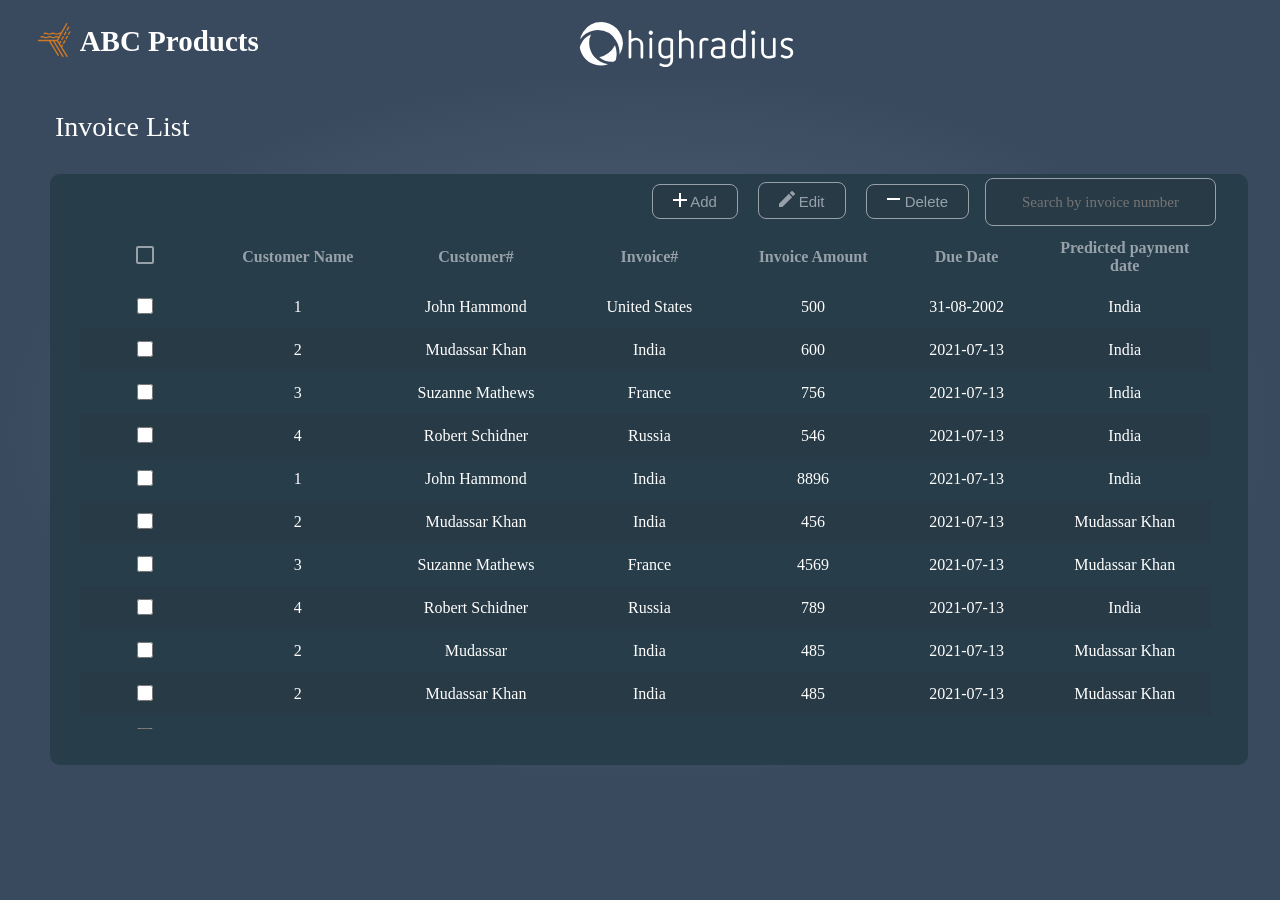
<file: B2BInvoiceWeb_App/index.html>
<!DOCTYPE html>
<html lang="en">
<head>
    <meta charset="UTF-8">
    <meta http-equiv="X-UA-Compatible" content="IE=edge">
    <meta name="viewport" content="width=device-width, initial-scale=1.0">
    <title>Highradius</title>
    <link rel="stylesheet" href="style.css">
   
</head>
<body>
    <header id="div-header">
        <img id="logo" src="images/Group 20399.svg" alt="ABC PRODUCT">
        <img id="logo1" src="images/logo.svg" alt="Highradius">
      
    </header>

    <div class="grid-view">
        <div class="item1">Invoice List</div><br>
              
                   <div id="div-nav">
                        <nav>
                        
                            <button type="button" id="btn1"><img src="images/Path 18189.svg" alt=""> Add</button>
                            <button type="button" id="btn2"><img src="images/Path 18191.svg" alt=""> Edit</button>
                            <button type="button" id="btn3"><img id="dpic" src="images/Path 18189-1.svg" alt=""> Delete</button>
                            <input id="inp1" type="text" placeholder="Search by invoice number" name="search">
                     <!-- <i class="fa fa-search"></i> -->
                         
                        </nav>
                        <br>
                    
<table id="Table" >
    <tr>
        <!-- <th ><input type="checkbox"/></th> -->
        <th><img src="images/check_box_outline_blank-black-18dp.svg" alt=""></th>
        <th>Customer Name</th>
        <th >Customer#</th>
        <th >Invoice#</th>
         <th >Invoice Amount</th>
        <th>Due Date</th>
        <th >Predicted payment date</th>
         
    </tr>
<tbody id="tbdy">
    <tr>
        <td><input type="checkbox"/>
          <span class="checkmark"></span></td>
        <td>1</td>
        <td>John Hammond</td>
        <td>United States</td>
         <td>500</td>
        <td>31-08-2002</td>
        <td>India</td>
        
    </tr>
    <tr>
        <td><input type="checkbox"/></td>
        <td>2</td>
        <td>Mudassar Khan</td>
        <td>India</td>
         <td>600</td>
        <td>2021-07-13</td>
        <td>India</td>
        
    </tr>
    <tr>
        <td><input type="checkbox"/></td>
        <td>3</td>
        <td>Suzanne Mathews</td>
        <td>France</td>
         <td>756</td>
        <td>2021-07-13</td>
        <td>India</td>
    </tr>
    <tr>
        <td><input type="checkbox"/></td>
        <td>4</td>
        <td>Robert Schidner</td>
        <td>Russia</td>
         <td>546</td>
        <td>2021-07-13</td>
        <td>India</td>
    </tr>
    <tr>
        <td><input type="checkbox"/></td>
        <td>1</td>
        <td>John Hammond</td>
        <td>India</td>
         <td>8896</td>
        <td>2021-07-13</td>
        <td>India</td>
        
    </tr>
    <tr>
        <td><input type="checkbox"/></td>
        <td>2</td>
        <td>Mudassar Khan</td>
        <td>India</td>
         <td>456</td>
         <td>2021-07-13</td>
        <td>Mudassar Khan</td>
        
    </tr>
    <tr>
        <td><input type="checkbox"/></td>
        <td>3</td>
        <td>Suzanne Mathews</td>
        <td>France</td>
         <td>4569</td>
         <td>2021-07-13</td>
        <td>Mudassar Khan</td>
        
    </tr>
    <tr>
        <td><input type="checkbox"/></td>
        <td>4</td>
        <td>Robert Schidner</td>
        <td>Russia</td>
         <td>789</td>
        <td>2021-07-13</td>
        <td>India</td>
    </tr>
     <tr>
        <td><input type="checkbox"/></td>
        <td>2</td>
        <td>Mudassar</td>
        <td>India</td><td>485</td>
         <td>2021-07-13</td>
        <td>Mudassar Khan</td>
        
    </tr>
     <tr>
        <td><input type="checkbox"/></td>
        <td>2</td>
        <td>Mudassar Khan</td>
        <td>India</td>
         <td>485</td><td>2021-07-13</td>
        <td>Mudassar Khan</td>
        
    </tr>
     <tr>
        <td><input type="checkbox"/></td>
        <td>4</td>
        <td>Robert Schidner</td>
        <td>Russia</td>
         <td>781</td>
        <td>2021-07-13</td>
        <td>India</td>
    </tr>
     <tr>
        <td><input type="checkbox"/></td>
        <td>2</td>
        <td>Mudassar</td>
        <td>India</td><td>254</td>
         <td>2021-07-13</td>
        <td>Mudassar Khan</td>
        
    </tr>
     <tr>
        <td><input type="checkbox"/></td>
        <td>2</td>
        <td>Mudassar Khan</td>
        <td>India</td>
         <td>8412</td>
         <td>2021-07-13</td>
        <td>Mudassar Khan</td>
        
    </tr>
</tbody>
</table><br><br>
<!-- <table id="Table" >
    <thead>
        <!-- <th ><input type="checkbox"/></th>
        <th>customer_name</th>
        <th >customer_number</th>
        <th >total_open_amount</th>
         <th >delay</th>
        <th>due_in_date</th>
        <th >predicted_payment_date</th>
        <th >Aging_Bucket</th>
    </thead>
    
</table><br><br>

<button id="prev-button">Prev</button>
<span id="page-no-current"></span>
<button id="next-button" onclick="DisplayData()">Next</button> -->
  </div>
 
    <div class="popup">
        
              <dir class="popup-content">
                <form id="form1">
                  <div style="color: white; font-size: 20px;">Add Invoice</div>
                  <img src="images/baseline-close-24px.svg" alt="close" class="close">
                  <br>
                  <hr style="border:1px solid #283A46;">
                  <label style="color: white; font-size: 15px; padding-right: 20px;">Customer Name*</label>
                  <input id="name" type="text" placeholder="Customer Name" required>
                
                  <label style="color: white; font-size: 15px; padding-right: 20px; margin-left: 25px;">Due Date*</label>
                  <input id="date" style="margin-left: 2px; color: white;" type="date" placeholder="" required>
                  <br><br>
                  <label style="color: white; font-size: 15px; padding-right: 20px;">  customer No.*</label>
                  <input id="customer-no" style="margin-left: 20px;" type="text" placeholder="customer No." required>
                  
                 
                  <br><br>
                  <label style="color: white; font-size: 15px; padding-right: 20px;">Invoice No.*</label>
                  <input id="invoice-no" style="margin-left: 29px;" type="text" placeholder="Invoice No." required>
                  <br><br>
                  <label style="color: white; font-size: 15px; padding-right: 20px;">Invoice Amount*</label>
                  <input id="amount" type="text" placeholder="Invoice Amount" required>

                   <label style="color: white; font-size: 15px; margin-left: 25px; margin-top: -30px;">Notes</label>
                  <textarea id="text-area" style="vertical-align: top; margin-left: 50px; background: #283A46; border: 1px solid #356680; color: white;" name="" cols="15" rows="3"></textarea>
                 
                  <br><br>
                  <hr style="border:1px solid #283A46;">
                  <button style="color: #14AFF1; text-decoration: none; background: none ; border: none;" href="">Cancel</button>
                  <button style="
                  float: right;
                  margin-right: 10px;
                  cursor: pointer;
                  color: white;
                  width: 50px;
                  height: 25px;
                  border: 1px solid #14AFF1;
                  border-radius: 7px;
                  opacity: 1;
                  background: #14AFF1;" id="addbtn" onclick="add()">Add</button>
                 
                  <button style="
                  float: right;
                  margin-right: 15px;
                  cursor: pointer;
                  color: white;
                  width: 50px;
                  height: 25px;
                  border: 1px solid #14AFF1;
                  border-radius: 8px;
                  opacity: 1;
                  background: #283A46;" >Clear</button>
                  </form>

              </div>    
        
    </div>

</div>
<div class="popup1">
    <form id="edit" action="">
          <dir class="edit-content">
              <div style="color: white; font-size: 20px;">Edit Invoice</div>
              <img src="images/baseline-close-24px.svg" alt="close" class="close1">
              <br>
              <hr style="border:1px solid #283A46;">
              <label style="color: white; font-size: 15px; padding-right: 20px;">Invoice Amount</label>
              <input id="edit-amount" type="text" placeholder="Enter Amount">
              <br><br>
               <label style="color: white; font-size: 15px;">Notes</label>
              <textarea id="edit-text" style="vertical-align: top; margin-left: 80px; background: #283A46; border: 1px solid #356680; color: white;" name="" cols="" rows="5"></textarea>
             
              <br><br>
              <hr style="border:1px solid #283A46;">
                  <a style="color: #14AFF1; text-decoration: none;" href="">Cancel</a>
                  <button style="
                  float: right;
                  margin-right: 10px;
                  cursor: pointer;
                  color: white;
                  width: 50px;
                  height: 25px;
                  border: 1px solid #14AFF1;
                  border-radius: 7px;
                  opacity: 1;
                  background: #14AFF1;">Save</button>
                 
                  <button style="
                  float: right;
                  margin-right: 15px;
                  cursor: pointer;
                  color: white;
                  width: 50px;
                  height: 25px;
                  border: 1px solid #14AFF1;
                  border-radius: 8px;
                  opacity: 1;
                  background: #283A46;">Reset</button>

          </div>       
        </form>  
</div>

<div class="popup2">
    <form id="delete" action="">
    <div class="delete-content">
        <div style="color: white; font-size: 20px;">Edit Invoice</div>
        <img src="images/baseline-close-24px.svg" alt="close" class="close2">
        
        <hr style="border:1px solid #283A46;">
        <p style="color: white;" >You'll lose your record(s) after this action. We can't recover them once you delete.</p>
        
        <p style="color: white;">Are you sure you want to <span style="color: #FF5E5E;">permanently delete</span>  them?</p>

        <br><br>
        <hr style="border:1px solid #283A46;">
                  <button style="
                  float: right;
                  margin-right: 10px;
                  cursor: pointer;
                  color: white;
                  width: 50px;
                  height: 25px;
                  border: 1px solid #14AFF1;
                  border-radius: 7px;
                  opacity: 1;
                  background: #14AFF1;">Delete</button>
                 
                 <a href=""> <button style="
                  float: right;
                  margin-right: 15px;
                  cursor: pointer;
                  color: white;
                  width: 55px;
                  height: 25px;
                  border: 1px solid #14AFF1;
                  border-radius: 8px;
                  opacity: 1;
                  background: #283A46;">Cancel</button></a>
    </div>   
</form>      
</div>
</div>

    <script src="add.js"></script>
</body>
</html>
</file>
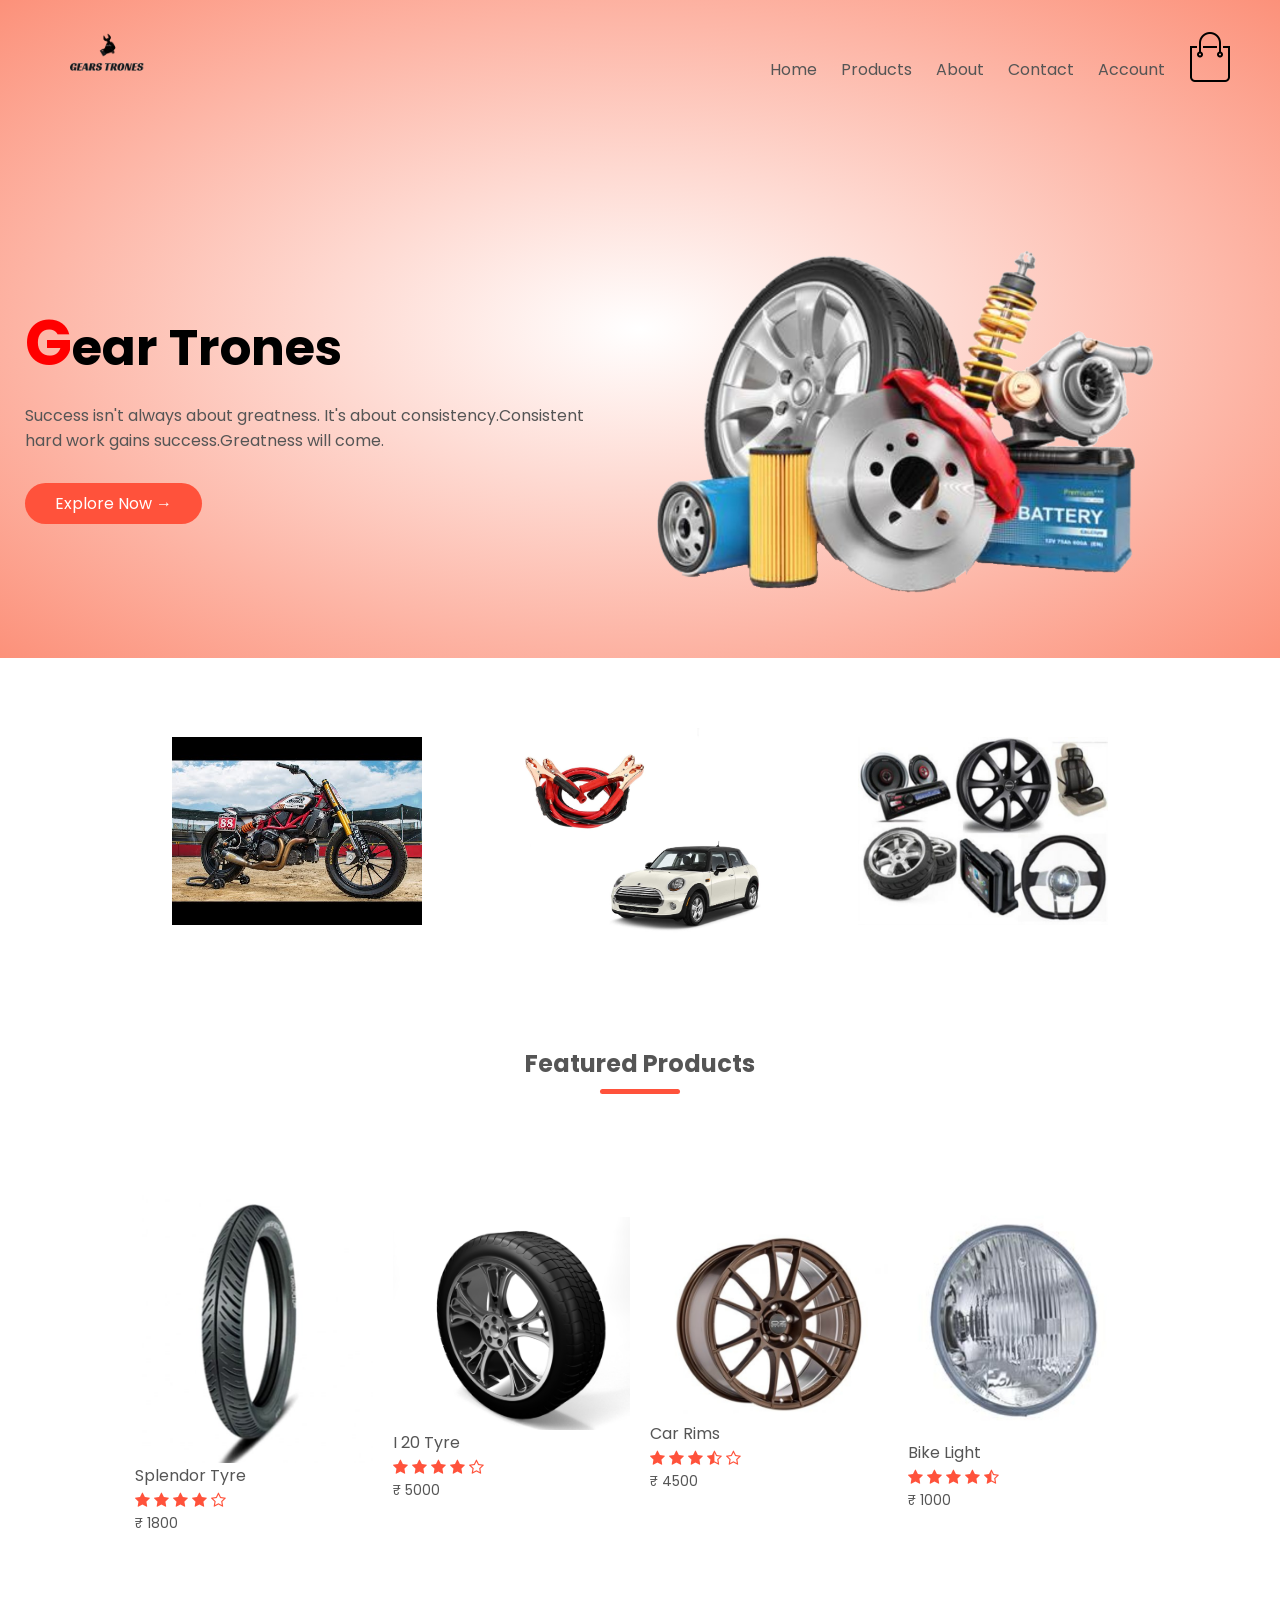
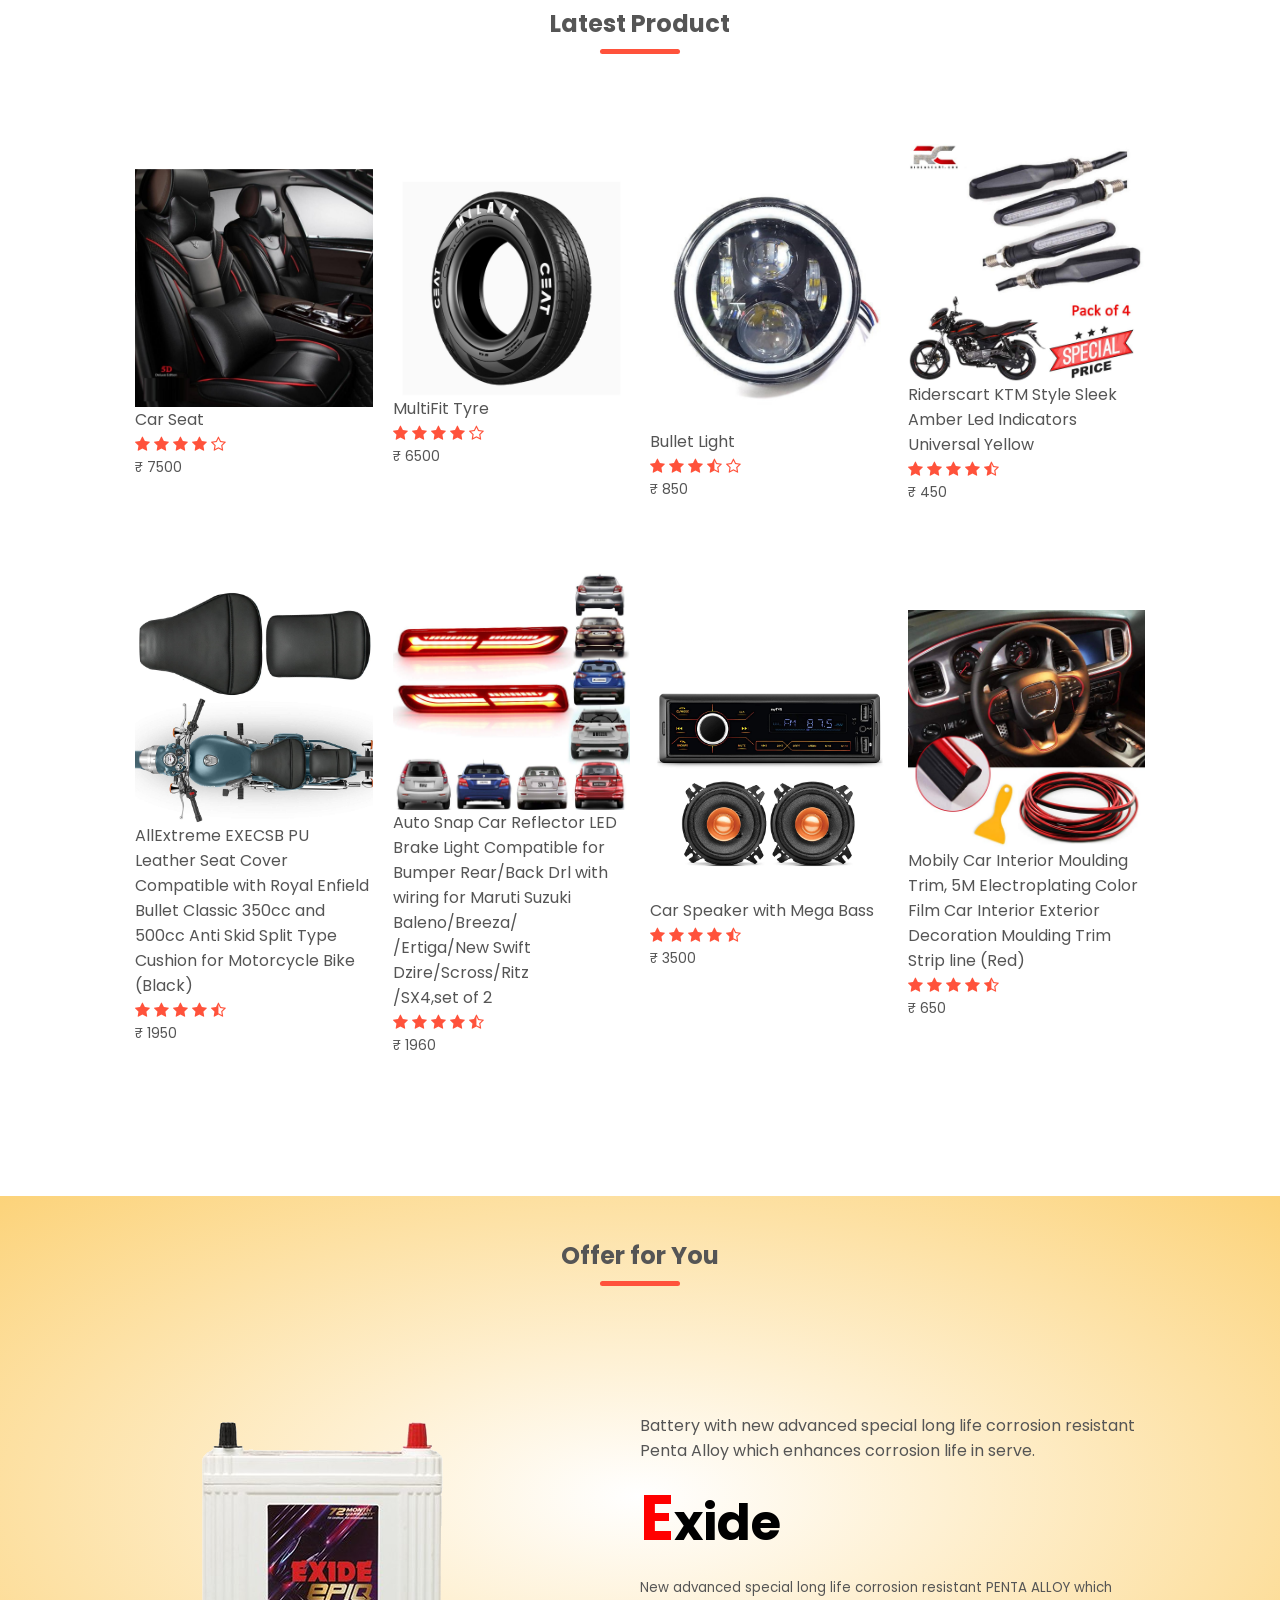
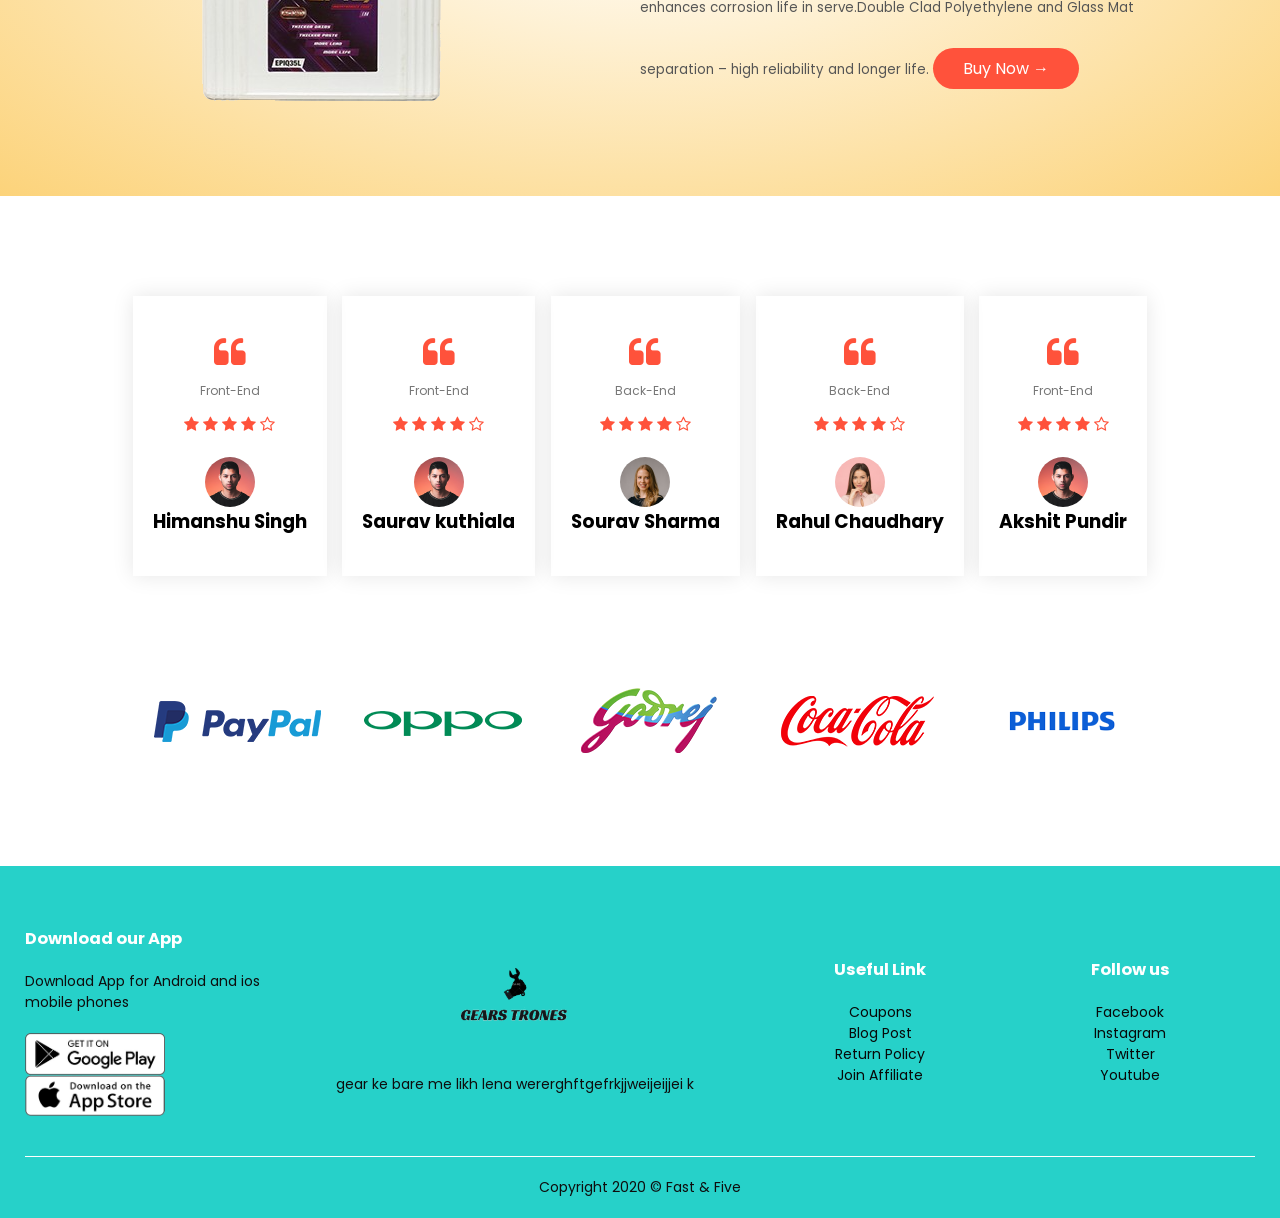
<file: Gear Trones/index.html>
<html>
    <head>
        <title> Gear Trones </title>
        <meta charset="UTF-8">
        <meta name="viewport" content="width=device-width, initial-scale=1.0">
        <link rel="stylesheet" href="css/style.css">
        <link href="https://fonts.googleapis.com/css2?family=Poppins:wght@200;300;400;500;600;700&display=swap" rel="stylesheet">
        <link rel="stylesheet" href="https://stackpath.bootstrapcdn.com/font-awesome/4.7.0/css/font-awesome.min.css">
        </head>
        <style>
        h1::first-letter
        {
            color: red;
            font-size: 125%;
        }
        </style>
        <body>
            <div class="header">

            <div class="container">
                <div class="navbar">
                    <div class="logo">
                        <img src="images/logo.png" width="125px">
                     </div>
                     <nav>
                         <ul id="MenuItems">
                             <li><a href="#">Home</a></li>
                             <li><a href="product.html">Products</a></li>
                             <li><a href="#">About</a></li>
                             <li><a href="#">Contact</a></li>
                             <li><a href="indexx.html">Account</a></li>
                         </ul>
                     </nav>
                     <img src="images/cart.png" width="50px" height="50px">
                     <img src="images/menu.png" class="menu-icon" onclick="menutoggle()">

                </div>
                <div class="row">
                    <div class="col-2">
                         <h1>Gear Trones<br></h1>
                         <p>Success isn't always about greatness. It's about consistency.Consistent<br> hard work gains success.Greatness will come.</p>
                         <a href="#" class="btn">Explore Now &#8594</a>
                    </div>
                    <div class="col-2">
                       <img src="images/bg4.png">
                    </div>
                </div>
            </div>
        </div>
        <!----------------- featured categories -------------->
        <div class="categories">
            <div class="small-container">
                <div class="row">
                    <div class="col-3">
                          <img src="images/category-1.jpg">
                    </div>
                    <div class="col-3">
                        <img src="images/category-2.jpg">
                    </div>
                    <div class="col-3">
                        <img src="images/category-3.jpg">
                    </div>
                    </div>
            </div>
            </div>
            <!----------------- featured products -------------->
             <div class="small-container">
                 <h2 class="title">Featured Products</h2>
                 <div class="row">
                     <div class="col-4">
                         <a href="product.html"><img src="images/product-1.jpg"></a>
                         <h4>Splendor Tyre</h4>
                         <div class="rating">
                            <i class="fa fa-star"></i>
                            <i class="fa fa-star"></i>
                            <i class="fa fa-star"></i>
                            <i class="fa fa-star"></i>
                            <i class="fa fa-star-o"></i>
                         </div>
                         <p>₹ 1800</p>
                     </div>
                     <div class="col-4">
                        <a href="product 2 details.html"><img src="images/product-2.jpeg"></a>
                        <h4>I 20 Tyre</h4>
                        <div class="rating">
                           <i class="fa fa-star"></i>
                           <i class="fa fa-star"></i>
                           <i class="fa fa-star"></i>
                           <i class="fa fa-star"></i>
                           <i class="fa fa-star-o"></i>
                        </div>
                        <p>₹ 5000</p>
                    </div>
                    <div class="col-4">
                       <a href="product 3 details.html"><img src="images/product-3.jpeg"></a>
                        <h4>Car Rims</h4>
                        <div class="rating">
                           <i class="fa fa-star"></i>
                           <i class="fa fa-star"></i>
                           <i class="fa fa-star"></i>
                           <i class="fa fa-star-half-o"></i>
                           <i class="fa fa-star-o"></i>
                        </div>
                        <p>₹ 4500</p>
                    </div>
                    <div class="col-4">
                       <a href="product 4 details.html"><img src="images/product-4.jpeg"></a>
                        <h4>Bike Light</h4>
                        <div class="rating">
                           <i class="fa fa-star"></i>
                           <i class="fa fa-star"></i>
                           <i class="fa fa-star"></i>
                           <i class="fa fa-star"></i>
                           <i class="fa fa-star-half-o"></i>
                        </div>
                        <p>₹ 1000</p>
                    </div>
                 </div>
                 <h2 class="title">Latest Product</h2>
                 <div class="row">
                    <div class="col-4">
                        <a href="product 5 details.html"><img src="images/product-5.jpeg"></a>
                        <h4>Car Seat</h4>
                        <div class="rating">
                           <i class="fa fa-star"></i>
                           <i class="fa fa-star"></i>
                           <i class="fa fa-star"></i>
                           <i class="fa fa-star"></i>
                           <i class="fa fa-star-o"></i>
                        </div>
                        <p>₹ 7500</p>
                    </div>
                    <div class="col-4">
                       <a href="product 6 details.html"><img src="images/product-6.jpeg"></a>
                       <h4>MultiFit Tyre</h4>
                       <div class="rating">
                          <i class="fa fa-star"></i>
                          <i class="fa fa-star"></i>
                          <i class="fa fa-star"></i>
                          <i class="fa fa-star"></i>
                          <i class="fa fa-star-o"></i>
                       </div>
                       <p>₹ 6500</p>
                   </div>
                   <div class="col-4">
                      <a href="product 7 details.html"><img src="images/product-7.jpeg"></a>
                       <h4>Bullet Light</h4>
                       <div class="rating">
                          <i class="fa fa-star"></i>
                          <i class="fa fa-star"></i>
                          <i class="fa fa-star"></i>
                          <i class="fa fa-star-half-o"></i>
                          <i class="fa fa-star-o"></i>
                       </div>
                       <p>₹ 850</p>
                   </div>
                   <div class="col-4">
                       <a href="product 8 details.html"><img src="images/product-8.jpg"></a>
                       <h4>Riderscart KTM Style Sleek Amber Led Indicators Universal Yellow</h4>
                       <div class="rating">
                          <i class="fa fa-star"></i>
                          <i class="fa fa-star"></i>
                          <i class="fa fa-star"></i>
                          <i class="fa fa-star"></i>
                          <i class="fa fa-star-half-o"></i>
                       </div>
                       <p>₹ 450</p>
                   </div>
                   <div class="col-4">
                    <img src="images/product-9.jpg">
                    <h4>
                        AllExtreme EXECSB PU Leather Seat Cover Compatible with Royal Enfield Bullet Classic 350cc and 500cc Anti Skid Split Type Cushion for Motorcycle Bike (Black)</h4>
                    <div class="rating">
                       <i class="fa fa-star"></i>
                       <i class="fa fa-star"></i>
                       <i class="fa fa-star"></i>
                       <i class="fa fa-star"></i>
                       <i class="fa fa-star-half-o"></i>
                    </div>
                    <p>₹ 1950</p>
                </div>
                <div class="col-4">
                    <img src="images/product-10.jpg">
                    <h4>Auto Snap Car Reflector LED Brake Light Compatible for Bumper Rear/Back Drl with wiring for Maruti Suzuki Baleno/Breeza/<br>/Ertiga/New Swift Dzire/Scross/Ritz <br>/SX4,set of 2</h4>
                    <div class="rating">
                       <i class="fa fa-star"></i>
                       <i class="fa fa-star"></i>
                       <i class="fa fa-star"></i>
                       <i class="fa fa-star"></i>
                       <i class="fa fa-star-half-o"></i>
                    </div>
                    <p>₹ 1960</p>
                </div>
                <div class="col-4">
                    <img src="images/product-11.jpg">
                    <h4>Car Speaker with Mega Bass</h4>
                    <div class="rating">
                       <i class="fa fa-star"></i>
                       <i class="fa fa-star"></i>
                       <i class="fa fa-star"></i>
                       <i class="fa fa-star"></i>
                       <i class="fa fa-star-half-o"></i>
                    </div>
                    <p>₹ 3500</p>
                </div><div class="col-4">
                    <img src="images/product-12.jpg">
                    <h4>Mobily Car Interior Moulding Trim, 5M Electroplating Color Film Car Interior Exterior Decoration Moulding Trim Strip line (Red)</h4>
                    <div class="rating">
                       <i class="fa fa-star"></i>
                       <i class="fa fa-star"></i>
                       <i class="fa fa-star"></i>
                       <i class="fa fa-star"></i>
                       <i class="fa fa-star-half-o"></i>
                    </div>
                    <p>₹ 650</p>
                </div>
                </div>
             </div>
             <!------------------offers-------------->
             <div class="offer">
                <h2 class="title">Offer for You</h2>
                 <div class="small-container">
                    
                     <div class="row">
                         <div class="col-2">
                             <img src="images/exclusive1.png" class="offer-img">
                         </div>
                         <div class="col-2">
                             <p>Battery with new advanced special long life corrosion resistant Penta Alloy which enhances corrosion life in serve.</p>
                             <h1>Exide</h1>
                             <small>New advanced special long life corrosion resistant PENTA ALLOY which enhances corrosion life in serve.Double Clad Polyethylene and Glass Mat separation – high reliability and longer life. </small>
                                <a href="#" class="btn">Buy Now &#8594</a>
                         </div>
                     </div>
                 </div>
             </div>
             <!-------------------- testimonial---------------------->
             <div class="testimonial">
                 <div class="small-container">
                     <div class="row">
                     	 <div class="clo-3">
                            <i class="fa fa-quote-left"></i>
                             <p>Front-End</p>
                             <div class="rating">
                             <i class="fa fa-star"></i>
                             <i class="fa fa-star"></i>
                             <i class="fa fa-star"></i>
                             <i class="fa fa-star"></i>
                             <i class="fa fa-star-o"></i>
                            </div>
                            <img src="images/user-2.png">
                            <h3>Himanshu Singh</h3>
                         </div>
                          <div class="clo-3">
                            <i class="fa fa-quote-left"></i>
                             <p>Front-End</p>
                             <div class="rating">
                             <i class="fa fa-star"></i>
                             <i class="fa fa-star"></i>
                             <i class="fa fa-star"></i>
                             <i class="fa fa-star"></i>
                             <i class="fa fa-star-o"></i>
                            </div>
                            <img src="images/user-2.png">
                            <h3>Saurav kuthiala</h3>
                         </div>
                         <div class="clo-3">
                            <i class="fa fa-quote-left"></i>
                             <p>Back-End</p>
                             <div class="rating">
                             <i class="fa fa-star"></i>
                             <i class="fa fa-star"></i>
                             <i class="fa fa-star"></i>
                             <i class="fa fa-star"></i>
                             <i class="fa fa-star-o"></i>
                            </div>
                            <img src="images/user-1.png">
                            <h3>Sourav Sharma</h3>
                         </div>
                         <div class="clo-3">
                            <i class="fa fa-quote-left"></i>
                             <p>Back-End</p>
                             <div class="rating">
                             <i class="fa fa-star"></i>
                             <i class="fa fa-star"></i>
                             <i class="fa fa-star"></i>
                             <i class="fa fa-star"></i>
                             <i class="fa fa-star-o"></i>
                            </div>
                            <img src="images/user-3.png">
                            <h3>Rahul Chaudhary</h3>
                         </div>
                         <div class="clo-3">
                            <i class="fa fa-quote-left"></i>
                             <p>Front-End</p>
                             <div class="rating">
                             <i class="fa fa-star"></i>
                             <i class="fa fa-star"></i>
                             <i class="fa fa-star"></i>
                             <i class="fa fa-star"></i>
                             <i class="fa fa-star-o"></i>
                            </div>
                            <img src="images/user-2.png">
                            <h3>Akshit Pundir</h3>
                         </div>
                     </div>
                 </div>
             </div>
             <!--Brands-->
             <div class="brands">
                 <div class="small-container">
                     <div class="row">
                         <div class="col-5">
                             <img src="images/logo-paypal.png">
                         </div>
                         <div class="col-5">
                            <img src="images/logo-oppo.png">
                        </div>
                        <div class="col-5">
                            <img src="images/logo-godrej.png">
                        </div>
                        <div class="col-5">
                            <img src="images/logo-coca-cola.png">
                        </div>
                        <div class="col-5">
                            <img src="images/logo-philips.png">
                        </div>
                     </div>
                 </div>
             </div>
             <!--footer-->
             <div class="footer">
                 <div class="container">
                     <div class="row">
                         <div class="footer-col-1">
                             <h3>Download our App</h3>
                             <p>Download App for Android and ios mobile phones</p>
                             <div class="app-logo">
                                 <img src="images/play-store.png">
                                 <img src="images/app-store.png">
                             </div>
                         </div>
                         <div class="footer-col-2">
                            <img src="images/logo.png" >
                            <p>gear ke bare me likh lena wererghftgefrkjjweijeijjei k </p>
                        </div>
                        <div class="footer-col-3">
                            <h3>Useful Link</h3>
                           <ul>
                               <li>Coupons</li>
                               <li>Blog Post</li>
                               <li>Return Policy</li>
                               <li>Join Affiliate</li>
                           </ul>
                        </div>
                        
                     
                     <div class="footer-col-4">
                        <h3>Follow us</h3>
                       <ul>
                           <li>Facebook</li>
                           <li>Instagram</li>
                           <li>Twitter</li>
                           <li>Youtube</li>
                       </ul>
                    </div>
                 </div>
                 <hr> 
                 <p class="Copyright">Copyright 2020  &copy; Fast & Five  </p>
                 
               </div>
             </div>
             <!--js for toggle menu-->
             <script>
             var MenuItems = document.getElementById("MenuItems");
             MenuItems.style.maxHeight = "0px";
              
              function menutoggle(){
                  if(MenuItems.style.maxHeight == "0px")
                  {
                    MenuItems.style.maxHeight = "200px";
                  }
                  else
                  {
                    MenuItems.style.maxHeight = "0px";
                  }
              }
             </script>
        </body>
    </html>
</file>
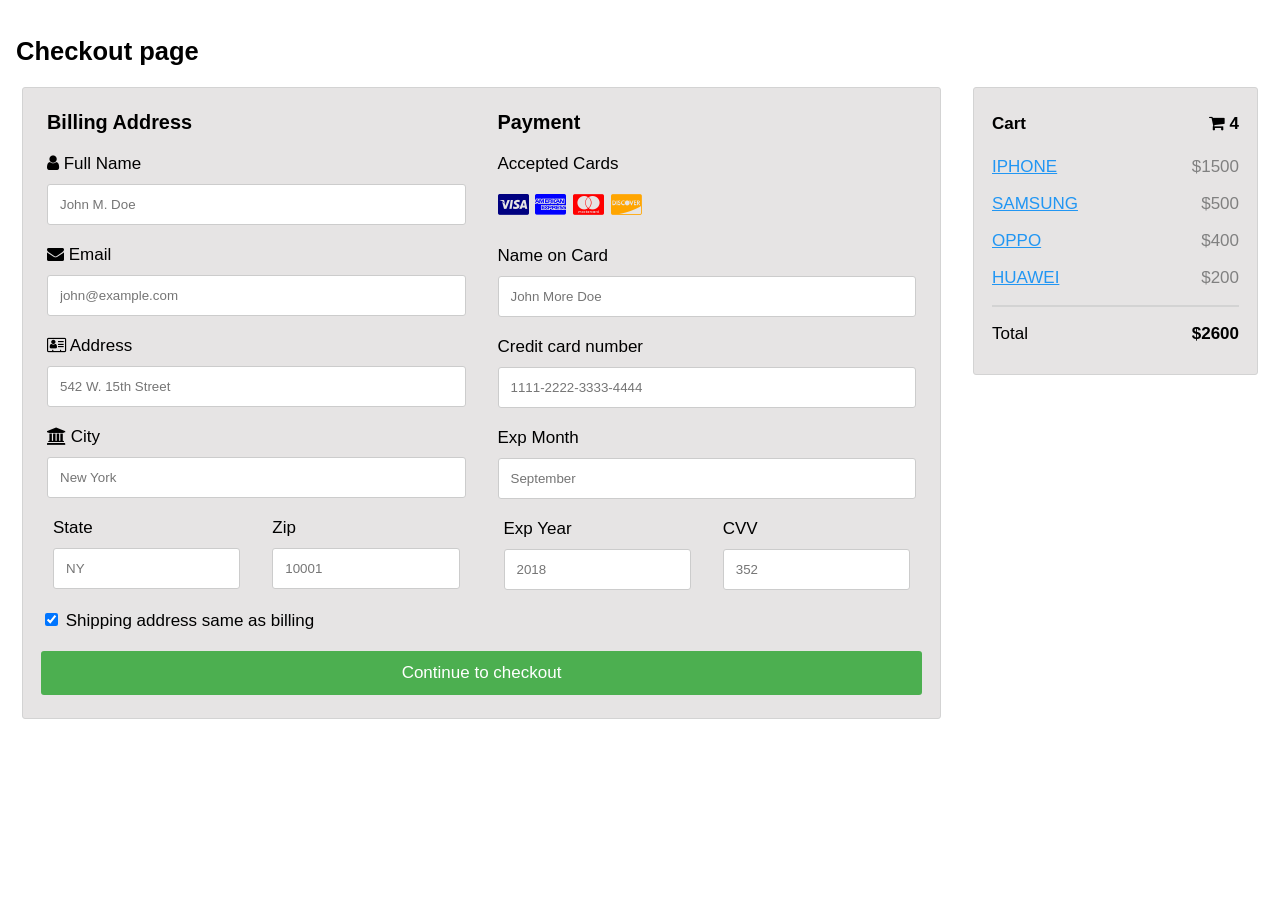
<file: Gear Trones/Checkout Form.html>
<!DOCTYPE html>
<html>
<head>
<meta name="viewport" content="width=device-width, initial-scale=1">
<link rel="stylesheet" href="https://cdnjs.cloudflare.com/ajax/libs/font-awesome/4.7.0/css/font-awesome.min.css">
<link rel="stylesheet" href="Style.css">

</head>
<body>

<h2>Checkout page</h2>
<div class="row">
  <div class="col-75">
    <div class="container">
      <form action="/action_page.php">
      
        <div class="row">
          <div class="col-50">
            <h3>Billing Address</h3>
            <label for="fname"><i class="fa fa-user"></i> Full Name</label>
            <input type="text" id="fname" name="firstname" placeholder="John M. Doe">
            <label for="email"><i class="fa fa-envelope"></i> Email</label>
            <input type="text" id="email" name="email" placeholder="john@example.com">
            <label for="adr"><i class="fa fa-address-card-o"></i> Address</label>
            <input type="text" id="adr" name="address" placeholder="542 W. 15th Street">
            <label for="city"><i class="fa fa-institution"></i> City</label>
            <input type="text" id="city" name="city" placeholder="New York">

            <div class="row">
              <div class="col-50">
                <label for="state">State</label>
                <input type="text" id="state" name="state" placeholder="NY">
              </div>
              <div class="col-50">
                <label for="zip">Zip</label>
                <input type="text" id="zip" name="zip" placeholder="10001">
              </div>
            </div>
          </div>

          <div class="col-50">
            <h3>Payment</h3>
            <label for="fname">Accepted Cards</label>
            <div class="icon-container">
              <i class="fa fa-cc-visa" style="color:navy;"></i>
              <i class="fa fa-cc-amex" style="color:blue;"></i>
              <i class="fa fa-cc-mastercard" style="color:red;"></i>
              <i class="fa fa-cc-discover" style="color:orange;"></i>
            </div>
            <label for="cname">Name on Card</label>
            <input type="text" id="cname" name="cardname" placeholder="John More Doe">
            <label for="ccnum">Credit card number</label>
            <input type="text" id="ccnum" name="cardnumber" placeholder="1111-2222-3333-4444">
            <label for="expmonth">Exp Month</label>
            <input type="text" id="expmonth" name="expmonth" placeholder="September">
            <div class="row">
              <div class="col-50">
                <label for="expyear">Exp Year</label>
                <input type="text" id="expyear" name="expyear" placeholder="2018">
              </div>
              <div class="col-50">
                <label for="cvv">CVV</label>
                <input type="text" id="cvv" name="cvv" placeholder="352">
              </div>
            </div>
          </div>
          
        </div>
        <label>
          <input type="checkbox" checked="checked" name="sameadr"> Shipping address same as billing
        </label>
        <input type="submit" value="Continue to checkout" class="btn">
      </form>
    </div>
  </div>
  <div class="col-25">
    <div class="container">
      <h4>Cart <span class="price" style="color:black"><i class="fa fa-shopping-cart"></i> <b>4</b></span></h4>
      <p><a href="#">IPHONE</a> <span class="price">$1500</span></p>
      <p><a href="#">SAMSUNG</a> <span class="price">$500</span></p>
      <p><a href="#">OPPO</a> <span class="price">$400</span></p>
      <p><a href="#">HUAWEI</a> <span class="price">$200</span></p>
      <hr>
      <p>Total <span class="price" style="color:black"><b>$2600</b></span></p>
    </div>
  </div>
</div>

</body>
</html>
</file>
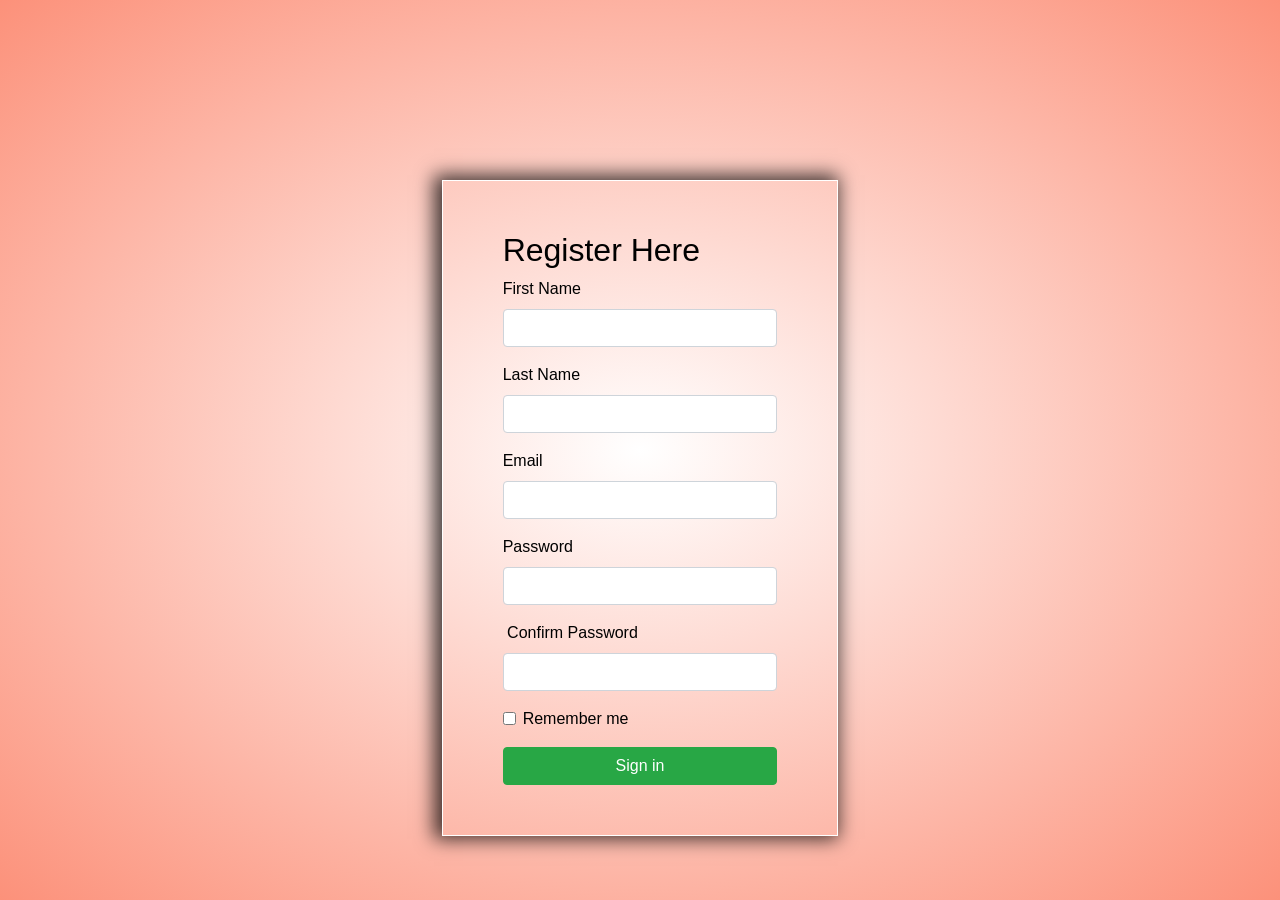
<file: Gear Trones/index2.html>
<!DOCTYPE html>
<html>
<head>
	<title></title>
	<meta charset="utf-8">
	<meta name="viewport" content="width=device-width, initial-scale=1">
	<link rel="stylesheet" type="text/css" href="https://maxcdn.bootstrapcdn.com/bootstrap/4.5.2/css/bootstrap.min.css">
	<link href="css/global.css" type="text/css" rel="stylesheet">
		<script src="https://ajax.googleapis.com/ajax/libs/jquery/3.5.1/jquery.min.js"></script>
		<script src="https://maxcdn.bootstrapcdn.com/bootstrap/4.5.2/js/bootstrap.min.js"></script>
	
</head>
<body>

	<div class="container-fluid bg">
		<div class="row">
			<div class="col-md-4 col-sm-4 col-xs-12"></div>
			<div class="col-md-4 col-sm-4 col-xs-12">
				

				<form class="form-container">
             <h2>Register Here</h2>
     <div class="form-group">
    <label for="FirstName">First Name</label>
    <input type="text" class="form-control" id="inputFirstName" >
  </div>

   <div class="form-group">
      <label for="LastName">Last Name</label>
      <input type="text" class="form-control" id="inputLastName">
    </div>
    <div class="form-group">
      <label for="inputEmail4">Email</label>
      <input type="email" class="form-control" id="inputEmail4">
    </div>
    <div class="form-group">
      <label for="inputPassword4">Password</label>
      <input type="password" class="form-control" id="inputPassword4">
    </div>

  <div class="form-group">
    <label for="Confirmpassword"></label>
    <label for="Confirmpassword">Confirm Password</label>
    <input type="text" class="form-control" id="inputConfirmpassword4">
  </div>
  
  
   
    

  <div class="form-group">
    <div class="form-check">
      <input class="form-check-input" type="checkbox" id="gridCheck">
      <label class="form-check-label" for="gridCheck">
        Remember me
      </label>
    </div>
  </div>
  <button type="submit" class="btn btn-success btn-block">Sign in</button>
</form>


			</div>
			<div class="col-md-4 col-sm-4 col-xs-12"></div>
		</div>
	</div>

</body>
</html>
</file>
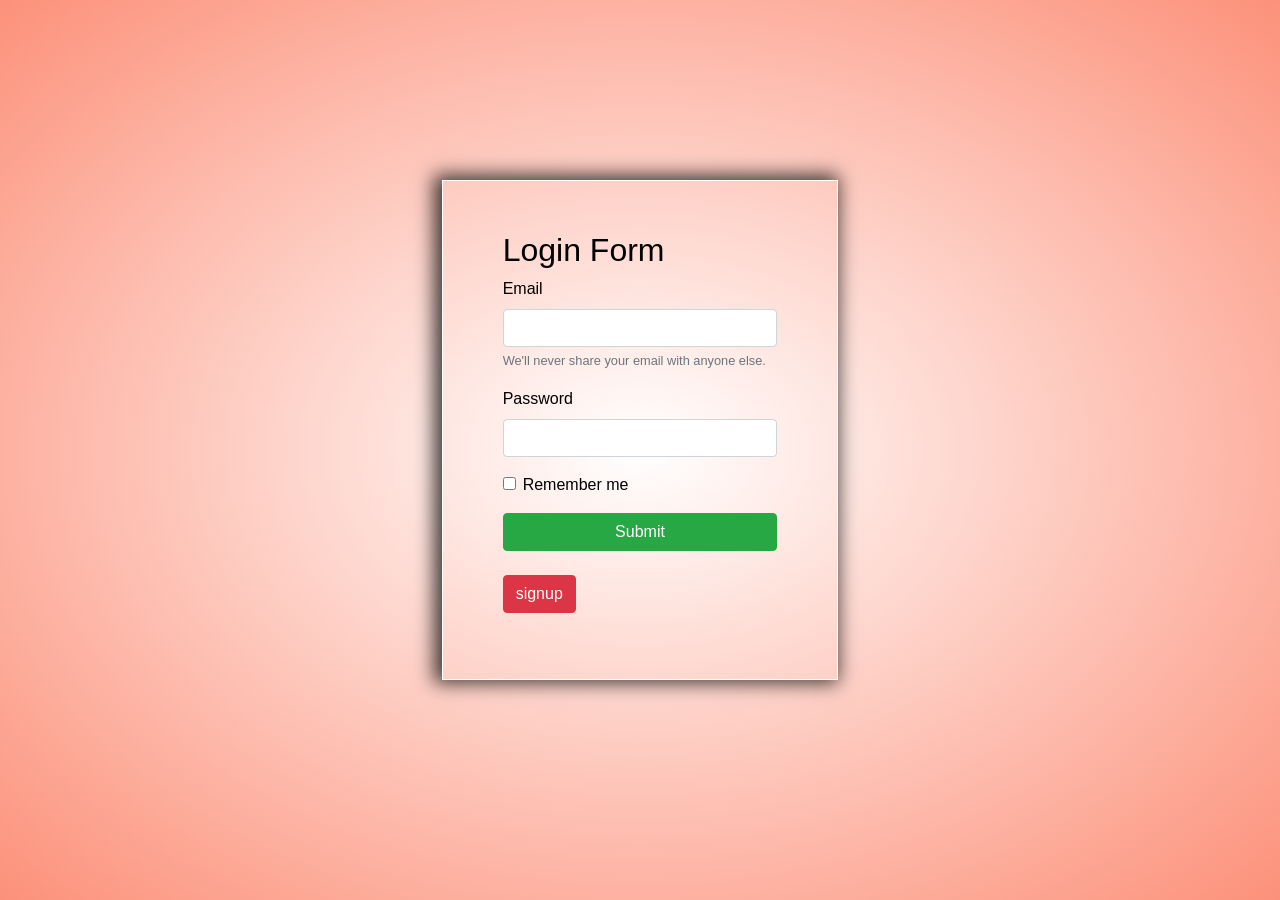
<file: Gear Trones/indexx.html>
<!DOCTYPE html>
<html>
<head>
	<title></title>
	<meta charset="utf-8">
	<meta name="viewport" content="width=device-width, initial-scale=1">
	<link rel="stylesheet" type="text/css" href="https://maxcdn.bootstrapcdn.com/bootstrap/4.5.2/css/bootstrap.min.css">
	<link href="css/global.css" type="text/css" rel="stylesheet">
		<script src="https://ajax.googleapis.com/ajax/libs/jquery/3.5.1/jquery.min.js"></script>
		<script src="https://maxcdn.bootstrapcdn.com/bootstrap/4.5.2/js/bootstrap.min.js"></script>
	
</head>
<body>

	<div class="container-fluid bg">
		<div class="row">
			<div class="col-md-4 col-sm-4 col-xs-12"></div>
			<div class="col-md-4 col-sm-4 col-xs-12">
				

				<form class="form-container">
              <div class="form-group">
    			 
				  <form>
				  <div class="form-group">
				  	<h2>Login Form</h2>
				    <label for="exampleInputEmail1">Email</label>
				    <input type="email" class="form-control" id="exampleInputEmail1" aria-describedby="emailHelp">
				    <small id="emailHelp" class="form-text text-muted">We'll never share your email with anyone else.</small>
				  </div>
				  <div class="form-group">
				    <label for="exampleInputPassword1">Password</label>
				    <input type="password" class="form-control" id="exampleInputPassword1">
				  </div>
				  <div class="form-group form-check">
				    <input type="checkbox" class="form-check-input" id="exampleCheck1">
				    <label class="form-check-label" for="exampleCheck1">Remember me</label>
				  </div>
				  <button type="submit" class="btn btn-success btn-block">Submit</button><br>
				 <a href="index2.html"> <button type="submit" class="btn btn-danger">signup</button><a>
				</form>


			</div>
			<div class="col-md-4 col-sm-4 col-xs-12"></div>
		</div>
	</div>

</body>
</html>
</file>
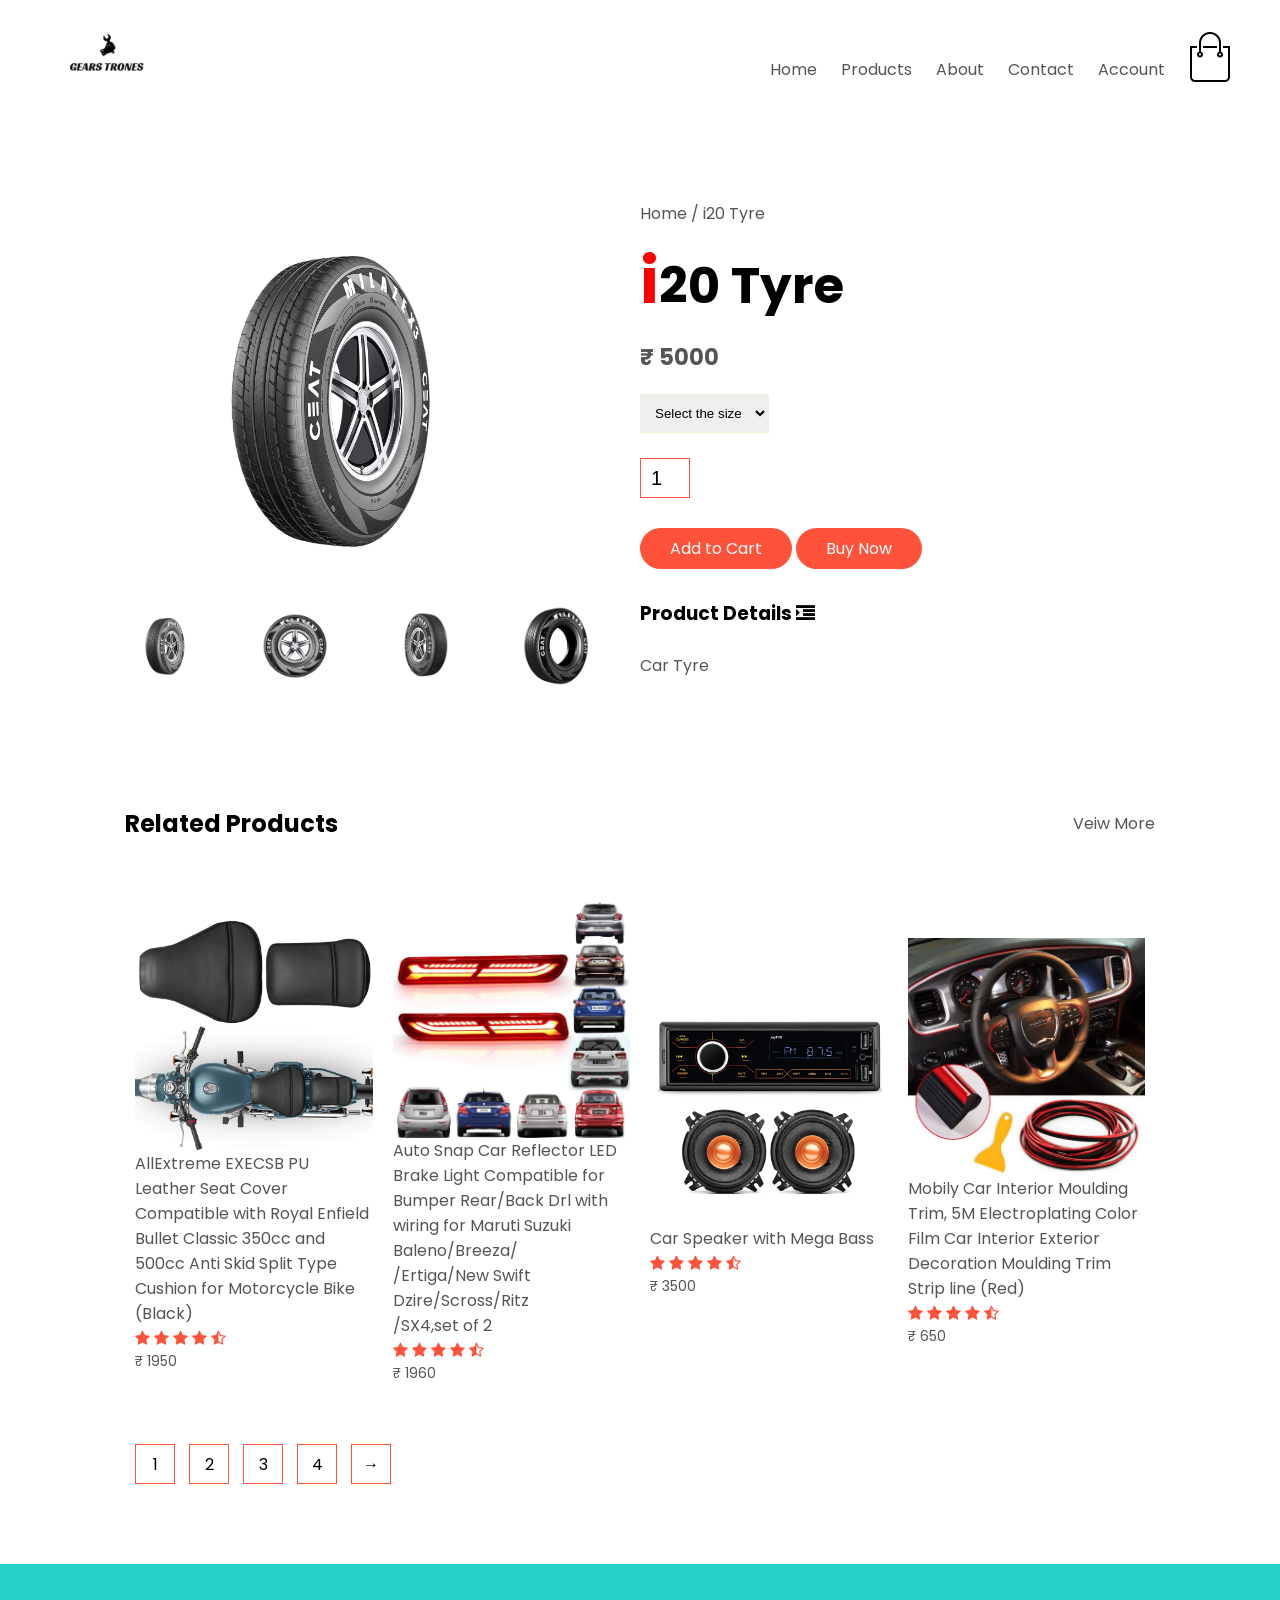
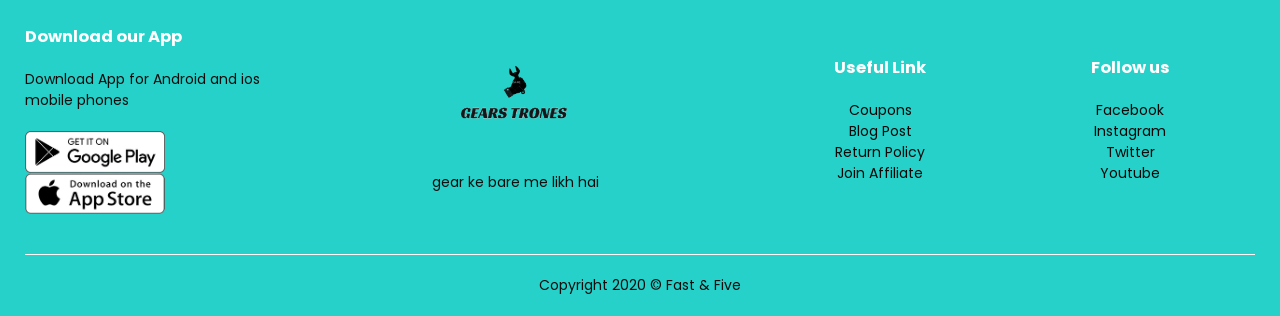
<file: Gear Trones/product 2 details.html>
<html>
    <head>
        <title> All product Gear </title>
        <meta charset="UTF-8">
        <meta name="viewport" content="width=device-width, initial-scale=1.0">
        <link rel="stylesheet" href="css/style.css">
        <link href="https://fonts.googleapis.com/css2?family=Poppins:wght@200;300;400;500;600;700display=swap" rel="stylesheet">
        <link rel="stylesheet" href="https://stackpath.bootstrapcdn.com/font-awesome/4.7.0/css/font-awesome.min.css">
        </head>
        <style>
        h1::first-letter
        {
            color: red;
            font-size: 125%;
        }
        </style>
        <body>
            <div class="container">
                <div class="navbar">
                    <div class="logo">
                        <img src="images/logo.png" width="125px">
                     </div>
                     <nav>
                         <ul id="MenuItems">
                             <li><a href="index.html">Home</a></li>
                             <li><a href="product.html">Products</a></li>
                             <li><a href="#">About</a></li>
                             <li><a href="#">Contact</a></li>
                             <li><a href="#">Account</a></li>
                         </ul>
                     </nav>
                     <img src="images/cart.png" width="50px" height="50px">
                     <img src="images/menu.png" class="menu-icon" onclick="menutoggle()">
                </div>
            </div>
            <!--------------Single product details---------->
            <div class="small-container single-product">
                <div class="row">
                    <div class="col-2">
                        <img src="images/i20tyre1.jpg" width="80%" id="ProductImg">
                        <div class="small-img-row">
                            <div class="small-img-col">
                                <img src="images/i20tyre1.jpg" width="80" class="small-img">
                            </div>
                            <div class="small-img-col">
                                    <img src="images/i20tyre2.jpg" width="80"class="small-img">
                                </div>
                                <div class="small-img-col">
                                        <img src="images/i20tyre3.jpg" width="80"class="small-img">
                                    </div>
                                    <div class="small-img-col">
                                            <img src="images/i20tyre4.jpg" width="80"class="small-img">
                                        </div>
                        </div>
                    </div>
                    <div class="col-2">
                        <p>Home / i20 Tyre</p>
                        <h1>i20 Tyre</h1>
                        <h4>₹ 5000</h4>
                        <select>
                            <option>Select the size</option>
                            <option>22X8-11</option>
                            <option>22X10-11</option>
                            <option>23X9-10</option>
                            <option>24X8-11</option>
                            <option>25X9-10</option>
                        </select>
                        <br>
                        <input type="number" value="1">
                        <br>
                         <a href="" class="btn">Add to Cart</a>
                        <a href="Checkout Form.html" class="btn">Buy Now</a>

                        <h3>Product Details <i class="fa fa-indent"></i></h3>
                        <br>
                        <p>Car Tyre</p>
                        
                        <p></p>
                    </div>
                </div>
            </div>

            <!---Tittle-->
            <div class="small-container">
                <div class="row row-2">
                    <h2>Related Products</h2>
                    <p>Veiw More</p>
                </div>
            </div>
             <div class="small-container">
                
                 <div class="row">
                           <div class="col-4">
                            <img src="images/product-9.jpg">
                            <h4>
                                AllExtreme EXECSB PU Leather Seat Cover Compatible with Royal Enfield Bullet Classic 350cc and 500cc Anti Skid Split Type Cushion for Motorcycle Bike (Black)</h4>
                            <div class="rating">
                               <i class="fa fa-star"></i>
                               <i class="fa fa-star"></i>
                               <i class="fa fa-star"></i>
                               <i class="fa fa-star"></i>
                               <i class="fa fa-star-half-o"></i>
                            </div>
                            <p>₹ 1950</p>
                        </div>
                        <div class="col-4">
                            <img src="images/product-10.jpg">
                            <h4>Auto Snap Car Reflector LED Brake Light Compatible for Bumper Rear/Back Drl with wiring for Maruti Suzuki Baleno/Breeza/<br>/Ertiga/New Swift Dzire/Scross/Ritz <br>/SX4,set of 2</h4>
                            <div class="rating">
                               <i class="fa fa-star"></i>
                               <i class="fa fa-star"></i>
                               <i class="fa fa-star"></i>
                               <i class="fa fa-star"></i>
                               <i class="fa fa-star-half-o"></i>
                            </div>
                            <p>₹ 1960</p>
                        </div>
                        <div class="col-4">
                            <img src="images/product-11.jpg">
                            <h4>Car Speaker with Mega Bass</h4>
                            <div class="rating">
                               <i class="fa fa-star"></i>
                               <i class="fa fa-star"></i>
                               <i class="fa fa-star"></i>
                               <i class="fa fa-star"></i>
                               <i class="fa fa-star-half-o"></i>
                            </div>
                            <p>₹ 3500</p>
                        </div><div class="col-4">
                            <img src="images/product-12.jpg">
                            <h4>Mobily Car Interior Moulding Trim, 5M Electroplating Color Film Car Interior Exterior Decoration Moulding Trim Strip line (Red)</h4>
                            <div class="rating">
                               <i class="fa fa-star"></i>
                               <i class="fa fa-star"></i>
                               <i class="fa fa-star"></i>
                               <i class="fa fa-star"></i>
                               <i class="fa fa-star-half-o"></i>
                            </div>
                            <p>₹ 650</p>
                        </div>
                        </div>
<div class="page-btn">
    <span>1</span>
    <span>2</span>
    <span>3</span>
    <span>4</span>
    <span>&#8594;</span>
</div>

                  
                 </div>                               
             <!-----------------footer-------------------->
             <div class="footer">
                 <div class="container">
                     <div class="row">
                         <div class="footer-col-1">
                             <h3>Download our App</h3>
                             <p>Download App for Android and ios mobile phones</p>
                             <div class="app-logo">
                                 <img src="images/play-store.png">
                                 <img src="images/app-store.png">
                             </div>
                         </div>
                         <div class="footer-col-2">
                            <img src="images/logo.png" >
                            <p>gear ke bare me likh hai </p>
                        </div>
                        <div class="footer-col-3">
                            <h3>Useful Link</h3>
                           <ul>
                               <li>Coupons</li>
                               <li>Blog Post</li>
                               <li>Return Policy</li>
                               <li>Join Affiliate</li>
                           </ul>
                        </div>
                        
                     
                     <div class="footer-col-4">
                        <h3>Follow us</h3>
                       <ul>
                           <li>Facebook</li>
                           <li>Instagram</li>
                           <li>Twitter</li>
                           <li>Youtube</li>
                       </ul>
                    </div>
                 </div>
                 <hr> 
                 <p class="Copyright">Copyright 2020  &copy; Fast & Five </p>
               </div>
             </div>
             <!--js for toggle menu-->
             <script>
             var MenuItems = document.getElementById("MenuItems");
             MenuItems.style.maxHeight = "0px";
              
              function menutoggle(){
                  if(MenuItems.style.maxHeight == "0px")
                  {
                    MenuItems.style.maxHeight = "200px";
                  }
                  else
                  {
                    MenuItems.style.maxHeight = "0px";
                  }
              }
             </script>
             <!--js for products gallery-->
             <script>
             var ProductImg = document.getElementById("ProductImg");
             var SmallImg = document.getElementsByClassName("small-img");
             SmallImg[0].onclick = function()
             {
                 ProductImg.src = SmallImg[0].src;
             }
             SmallImg[1].onclick = function()
             {
                 ProductImg.src = SmallImg[1].src;
             }
             SmallImg[2].onclick = function()
             {
                 ProductImg.src = SmallImg[2].src;
             }
             SmallImg[3].onclick = function()
             {
                 ProductImg.src = SmallImg[3].src;
             }
             </script>
        </body>
    </html>
</file>
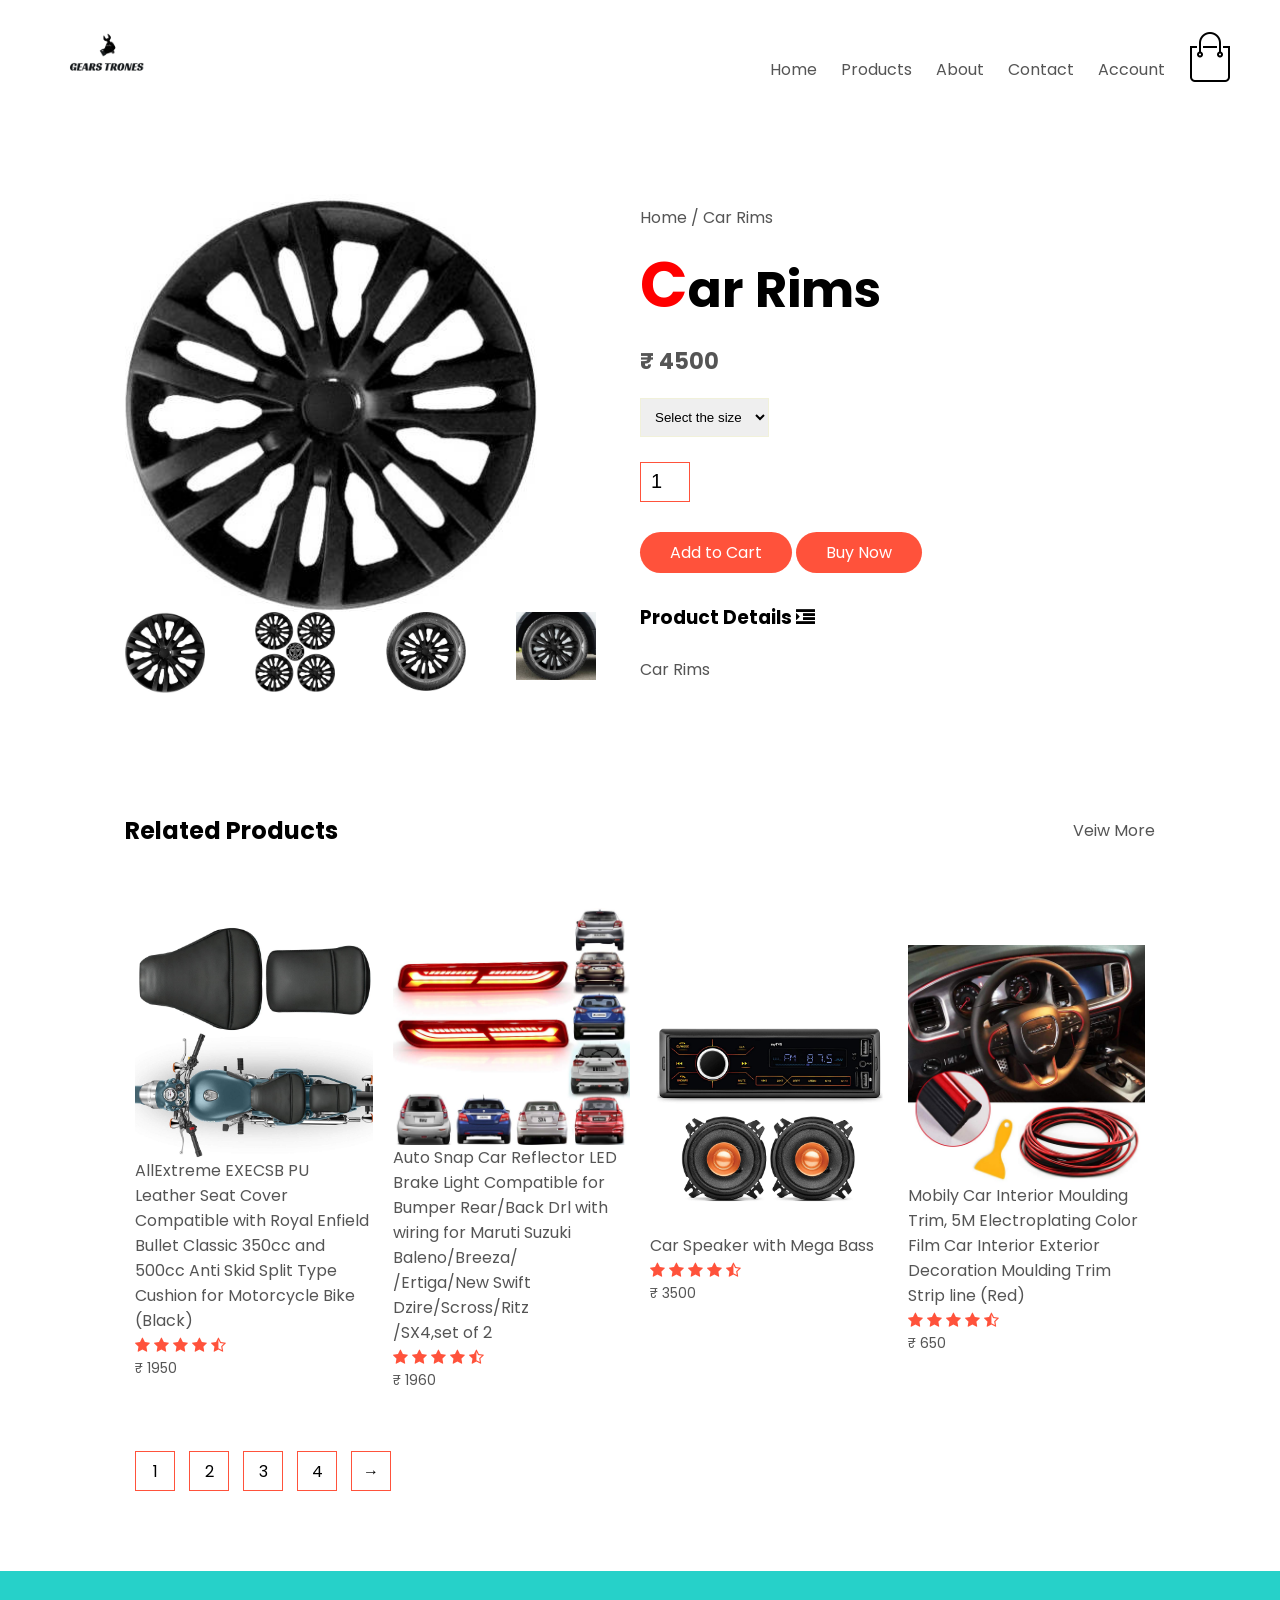
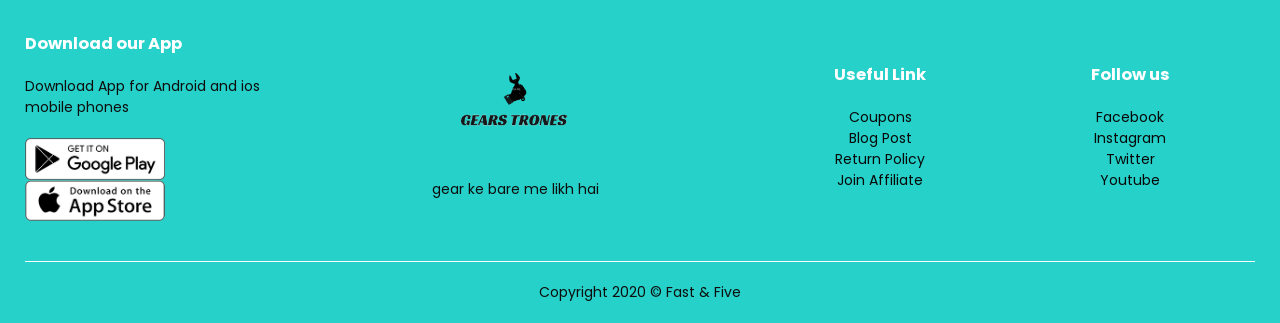
<file: Gear Trones/product 3 details.html>
<html>
    <head>
        <title> All product Gear </title>
        <meta charset="UTF-8">
        <meta name="viewport" content="width=device-width, initial-scale=1.0">
        <link rel="stylesheet" href="css/style.css">
        <link href="https://fonts.googleapis.com/css2?family=Poppins:wght@200;300;400;500;600;700display=swap" rel="stylesheet">
        <link rel="stylesheet" href="https://stackpath.bootstrapcdn.com/font-awesome/4.7.0/css/font-awesome.min.css">
        </head>
        <style>
        h1::first-letter
        {
            color: red;
            font-size: 125%;
        }
        </style>
        <body>
            <div class="container">
                <div class="navbar">
                    <div class="logo">
                        <img src="images/logo.png" width="125px">
                     </div>
                     <nav>
                         <ul id="MenuItems">
                             <li><a href="index.html">Home</a></li>
                             <li><a href="product.html">Products</a></li>
                             <li><a href="#">About</a></li>
                             <li><a href="#">Contact</a></li>
                             <li><a href="#">Account</a></li>
                         </ul>
                     </nav>
                     <img src="images/cart.png" width="50px" height="50px">
                     <img src="images/menu.png" class="menu-icon" onclick="menutoggle()">
                </div>
            </div>
            <!--------------Single product details---------->
            <div class="small-container single-product">
                <div class="row">
                    <div class="col-2">
                        <img src="images/car rim 1.jpeg" width="80%" id="ProductImg">
                        <div class="small-img-row">
                            <div class="small-img-col">
                                <img src="images/car rim 1.jpeg" width="80" class="small-img">
                            </div>
                            <div class="small-img-col">
                                    <img src="images/car rim 2.jpeg" width="80"class="small-img">
                                </div>
                                <div class="small-img-col">
                                        <img src="images/car rim 3.jpeg" width="80"class="small-img">
                                    </div>
                                    <div class="small-img-col">
                                            <img src="images/car rim 4.jpeg" width="80"class="small-img">
                                        </div>
                        </div>
                    </div>
                    <div class="col-2">
                        <p>Home / Car Rims</p>
                        <h1>Car Rims</h1>
                        <h4>₹ 4500</h4>
                        <select>
                            <option>Select the size</option>
                            <option>22X8-11</option>
                            <option>22X10-11</option>
                            <option>23X9-10</option>
                            <option>24X8-11</option>
                            <option>25X9-10</option>
                        </select>
                        <br>
                        <input type="number" value="1">
                        <br>
                         <a href="" class="btn">Add to Cart</a>
                        <a href="Checkout Form.html" class="btn">Buy Now</a>

                        <h3>Product Details <i class="fa fa-indent"></i></h3>
                        <br>
                        <p>Car Rims</p>
                        
                        <p></p>
                    </div>
                </div>
            </div>

            <!---Tittle-->
            <div class="small-container">
                <div class="row row-2">
                    <h2>Related Products</h2>
                    <p>Veiw More</p>
                </div>
            </div>
             <div class="small-container">
                
                 <div class="row">
                           <div class="col-4">
                            <img src="images/product-9.jpg">
                            <h4>
                                AllExtreme EXECSB PU Leather Seat Cover Compatible with Royal Enfield Bullet Classic 350cc and 500cc Anti Skid Split Type Cushion for Motorcycle Bike (Black)</h4>
                            <div class="rating">
                               <i class="fa fa-star"></i>
                               <i class="fa fa-star"></i>
                               <i class="fa fa-star"></i>
                               <i class="fa fa-star"></i>
                               <i class="fa fa-star-half-o"></i>
                            </div>
                            <p>₹ 1950</p>
                        </div>
                        <div class="col-4">
                            <img src="images/product-10.jpg">
                            <h4>Auto Snap Car Reflector LED Brake Light Compatible for Bumper Rear/Back Drl with wiring for Maruti Suzuki Baleno/Breeza/<br>/Ertiga/New Swift Dzire/Scross/Ritz <br>/SX4,set of 2</h4>
                            <div class="rating">
                               <i class="fa fa-star"></i>
                               <i class="fa fa-star"></i>
                               <i class="fa fa-star"></i>
                               <i class="fa fa-star"></i>
                               <i class="fa fa-star-half-o"></i>
                            </div>
                            <p>₹ 1960</p>
                        </div>
                        <div class="col-4">
                            <img src="images/product-11.jpg">
                            <h4>Car Speaker with Mega Bass</h4>
                            <div class="rating">
                               <i class="fa fa-star"></i>
                               <i class="fa fa-star"></i>
                               <i class="fa fa-star"></i>
                               <i class="fa fa-star"></i>
                               <i class="fa fa-star-half-o"></i>
                            </div>
                            <p>₹ 3500</p>
                        </div><div class="col-4">
                            <img src="images/product-12.jpg">
                            <h4>Mobily Car Interior Moulding Trim, 5M Electroplating Color Film Car Interior Exterior Decoration Moulding Trim Strip line (Red)</h4>
                            <div class="rating">
                               <i class="fa fa-star"></i>
                               <i class="fa fa-star"></i>
                               <i class="fa fa-star"></i>
                               <i class="fa fa-star"></i>
                               <i class="fa fa-star-half-o"></i>
                            </div>
                            <p>₹ 650</p>
                        </div>
                        </div>
<div class="page-btn">
    <span>1</span>
    <span>2</span>
    <span>3</span>
    <span>4</span>
    <span>&#8594;</span>
</div>

                  
                 </div>                               
             <!-----------------footer-------------------->
             <div class="footer">
                 <div class="container">
                     <div class="row">
                         <div class="footer-col-1">
                             <h3>Download our App</h3>
                             <p>Download App for Android and ios mobile phones</p>
                             <div class="app-logo">
                                 <img src="images/play-store.png">
                                 <img src="images/app-store.png">
                             </div>
                         </div>
                         <div class="footer-col-2">
                            <img src="images/logo.png" >
                            <p>gear ke bare me likh hai </p>
                        </div>
                        <div class="footer-col-3">
                            <h3>Useful Link</h3>
                           <ul>
                               <li>Coupons</li>
                               <li>Blog Post</li>
                               <li>Return Policy</li>
                               <li>Join Affiliate</li>
                           </ul>
                        </div>
                        
                     
                     <div class="footer-col-4">
                        <h3>Follow us</h3>
                       <ul>
                           <li>Facebook</li>
                           <li>Instagram</li>
                           <li>Twitter</li>
                           <li>Youtube</li>
                       </ul>
                    </div>
                 </div>
                 <hr> 
                 <p class="Copyright">Copyright 2020  &copy; Fast & Five </p>
               </div>
             </div>
             <!--js for toggle menu-->
             <script>
             var MenuItems = document.getElementById("MenuItems");
             MenuItems.style.maxHeight = "0px";
              
              function menutoggle(){
                  if(MenuItems.style.maxHeight == "0px")
                  {
                    MenuItems.style.maxHeight = "200px";
                  }
                  else
                  {
                    MenuItems.style.maxHeight = "0px";
                  }
              }
             </script>
             <!--js for products gallery-->
             <script>
             var ProductImg = document.getElementById("ProductImg");
             var SmallImg = document.getElementsByClassName("small-img");
             SmallImg[0].onclick = function()
             {
                 ProductImg.src = SmallImg[0].src;
             }
             SmallImg[1].onclick = function()
             {
                 ProductImg.src = SmallImg[1].src;
             }
             SmallImg[2].onclick = function()
             {
                 ProductImg.src = SmallImg[2].src;
             }
             SmallImg[3].onclick = function()
             {
                 ProductImg.src = SmallImg[3].src;
             }
             </script>
        </body>
    </html>
</file>
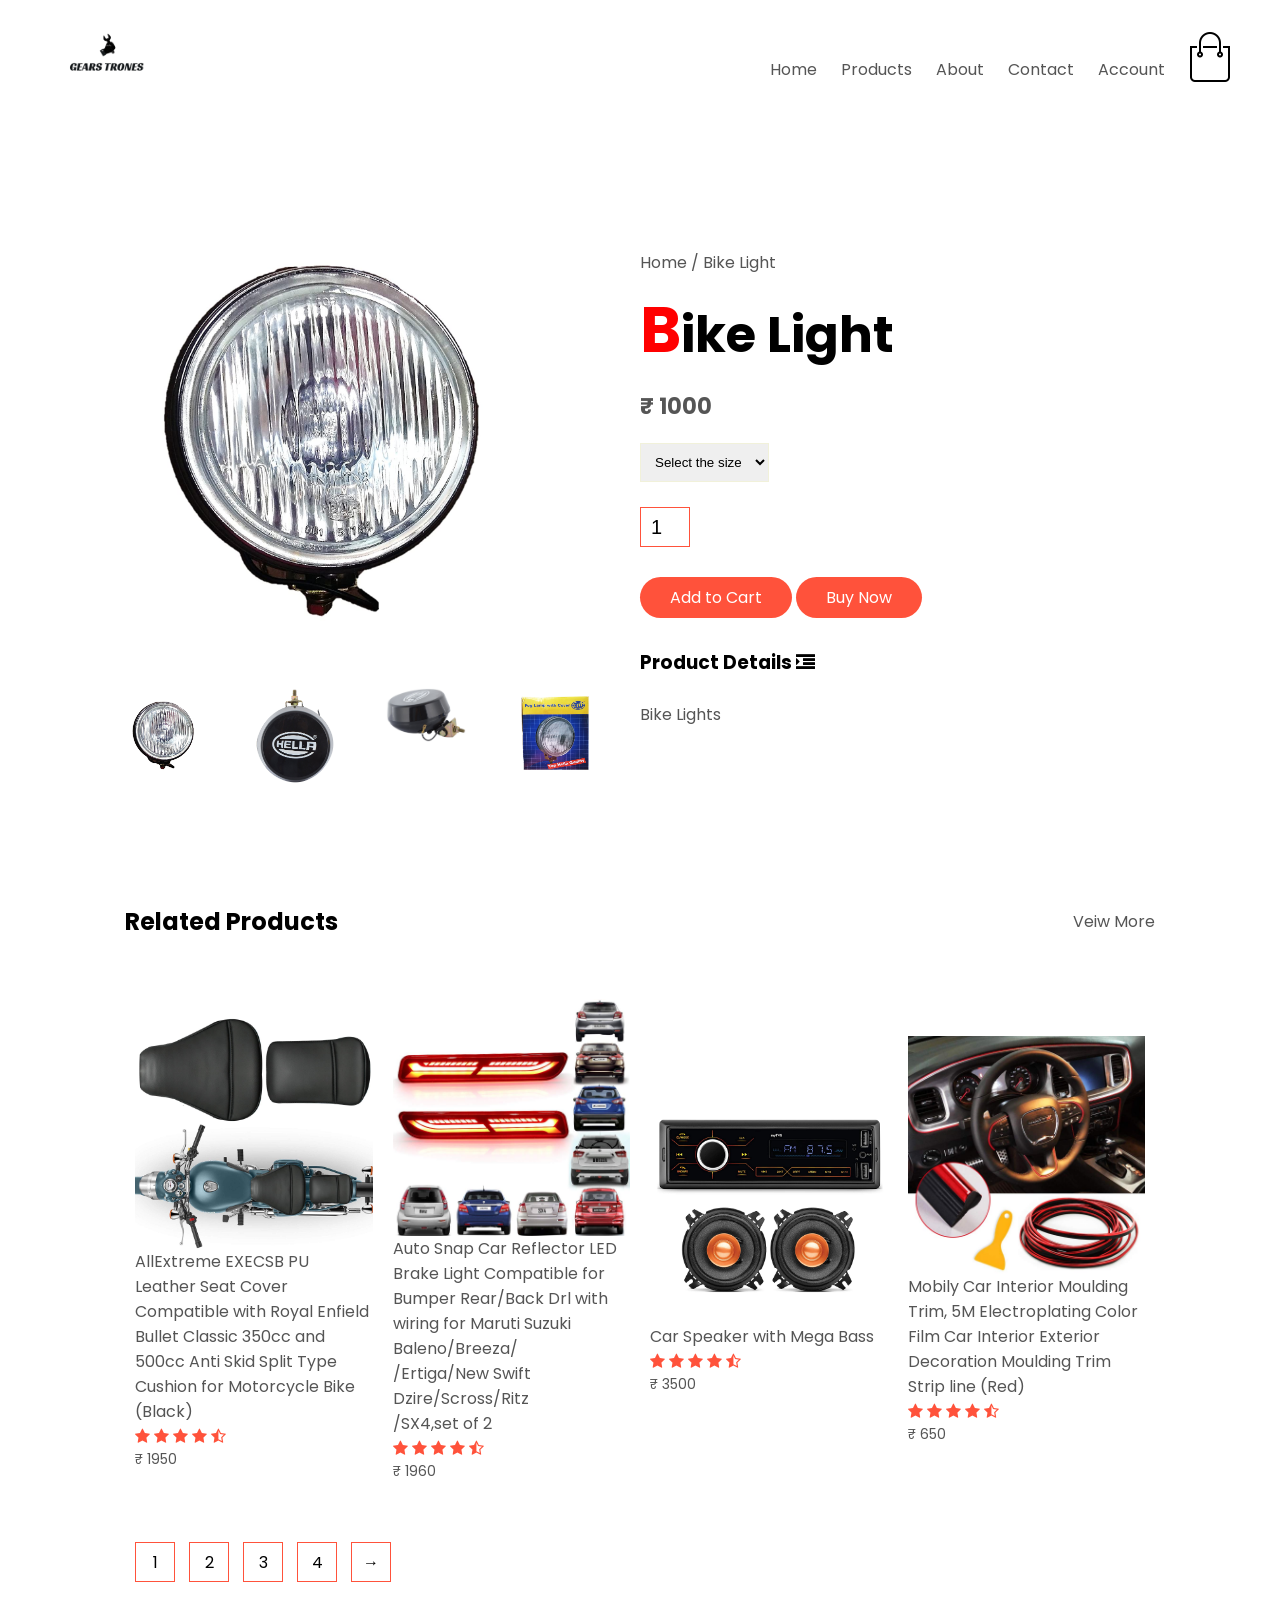
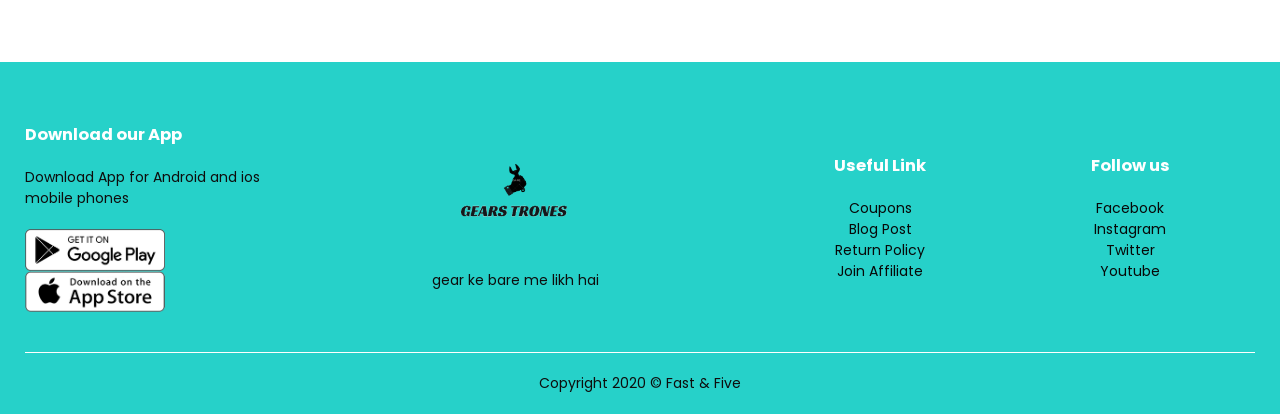
<file: Gear Trones/product 4 details.html>
<html>
    <head>
        <title> All product Gear </title>
        <meta charset="UTF-8">
        <meta name="viewport" content="width=device-width, initial-scale=1.0">
        <link rel="stylesheet" href="css/style.css">
        <link href="https://fonts.googleapis.com/css2?family=Poppins:wght@200;300;400;500;600;700display=swap" rel="stylesheet">
        <link rel="stylesheet" href="https://stackpath.bootstrapcdn.com/font-awesome/4.7.0/css/font-awesome.min.css">
        </head>
        <style>
        h1::first-letter
        {
            color: red;
            font-size: 125%;
        }
        </style>
        <body>
            <div class="container">
                <div class="navbar">
                    <div class="logo">
                        <img src="images/logo.png" width="125px">
                     </div>
                     <nav>
                         <ul id="MenuItems">
                             <li><a href="index.html">Home</a></li>
                             <li><a href="product.html">Products</a></li>
                             <li><a href="#">About</a></li>
                             <li><a href="#">Contact</a></li>
                             <li><a href="#">Account</a></li>
                         </ul>
                     </nav>
                     <img src="images/cart.png" width="50px" height="50px">
                     <img src="images/menu.png" class="menu-icon" onclick="menutoggle()">
                </div>
            </div>
            <!--------------Single product details---------->
            <div class="small-container single-product">
                <div class="row">
                    <div class="col-2">
                        <img src="images/bikelight1.jpg" width="80%" id="ProductImg">
                        <div class="small-img-row">
                            <div class="small-img-col">
                                <img src="images/bikelight1.jpg" width="80" class="small-img">
                            </div>
                            <div class="small-img-col">
                                    <img src="images/bikelight2.jpg" width="80"class="small-img">
                                </div>
                                <div class="small-img-col">
                                        <img src="images/bikelight3.jpg" width="80"class="small-img">
                                    </div>
                                    <div class="small-img-col">
                                            <img src="images/bikelight4.jpg" width="80"class="small-img">
                                        </div>
                        </div>
                    </div>
                    <div class="col-2">
                        <p>Home / Bike Light</p>
                        <h1>Bike Light</h1>
                        <h4>₹ 1000</h4>
                        <select>
                            <option>Select the size</option>
                            
                        </select>
                        <br>
                        <input type="number" value="1">
                        <br>
                         <a href="" class="btn">Add to Cart</a>
                        <a href="Checkout Form.html" class="btn">Buy Now</a>

                        <h3>Product Details <i class="fa fa-indent"></i></h3>
                        <br>
                        <p>Bike Lights</p>
                        
                        <p></p>
                    </div>
                </div>
            </div>

            <!---Tittle-->
            <div class="small-container">
                <div class="row row-2">
                    <h2>Related Products</h2>
                    <p>Veiw More</p>
                </div>
            </div>
             <div class="small-container">
                
                 <div class="row">
                           <div class="col-4">
                            <img src="images/product-9.jpg">
                            <h4>
                                AllExtreme EXECSB PU Leather Seat Cover Compatible with Royal Enfield Bullet Classic 350cc and 500cc Anti Skid Split Type Cushion for Motorcycle Bike (Black)</h4>
                            <div class="rating">
                               <i class="fa fa-star"></i>
                               <i class="fa fa-star"></i>
                               <i class="fa fa-star"></i>
                               <i class="fa fa-star"></i>
                               <i class="fa fa-star-half-o"></i>
                            </div>
                            <p>₹ 1950</p>
                        </div>
                        <div class="col-4">
                            <img src="images/product-10.jpg">
                            <h4>Auto Snap Car Reflector LED Brake Light Compatible for Bumper Rear/Back Drl with wiring for Maruti Suzuki Baleno/Breeza/<br>/Ertiga/New Swift Dzire/Scross/Ritz <br>/SX4,set of 2</h4>
                            <div class="rating">
                               <i class="fa fa-star"></i>
                               <i class="fa fa-star"></i>
                               <i class="fa fa-star"></i>
                               <i class="fa fa-star"></i>
                               <i class="fa fa-star-half-o"></i>
                            </div>
                            <p>₹ 1960</p>
                        </div>
                        <div class="col-4">
                            <img src="images/product-11.jpg">
                            <h4>Car Speaker with Mega Bass</h4>
                            <div class="rating">
                               <i class="fa fa-star"></i>
                               <i class="fa fa-star"></i>
                               <i class="fa fa-star"></i>
                               <i class="fa fa-star"></i>
                               <i class="fa fa-star-half-o"></i>
                            </div>
                            <p>₹ 3500</p>
                        </div><div class="col-4">
                            <img src="images/product-12.jpg">
                            <h4>Mobily Car Interior Moulding Trim, 5M Electroplating Color Film Car Interior Exterior Decoration Moulding Trim Strip line (Red)</h4>
                            <div class="rating">
                               <i class="fa fa-star"></i>
                               <i class="fa fa-star"></i>
                               <i class="fa fa-star"></i>
                               <i class="fa fa-star"></i>
                               <i class="fa fa-star-half-o"></i>
                            </div>
                            <p>₹ 650</p>
                        </div>
                        </div>
<div class="page-btn">
    <span>1</span>
    <span>2</span>
    <span>3</span>
    <span>4</span>
    <span>&#8594;</span>
</div>

                  
                 </div>                               
             <!-----------------footer-------------------->
             <div class="footer">
                 <div class="container">
                     <div class="row">
                         <div class="footer-col-1">
                             <h3>Download our App</h3>
                             <p>Download App for Android and ios mobile phones</p>
                             <div class="app-logo">
                                 <img src="images/play-store.png">
                                 <img src="images/app-store.png">
                             </div>
                         </div>
                         <div class="footer-col-2">
                            <img src="images/logo.png" >
                            <p>gear ke bare me likh hai </p>
                        </div>
                        <div class="footer-col-3">
                            <h3>Useful Link</h3>
                           <ul>
                               <li>Coupons</li>
                               <li>Blog Post</li>
                               <li>Return Policy</li>
                               <li>Join Affiliate</li>
                           </ul>
                        </div>
                        
                     
                     <div class="footer-col-4">
                        <h3>Follow us</h3>
                       <ul>
                           <li>Facebook</li>
                           <li>Instagram</li>
                           <li>Twitter</li>
                           <li>Youtube</li>
                       </ul>
                    </div>
                 </div>
                 <hr> 
                 <p class="Copyright">Copyright 2020  &copy; Fast & Five </p>
               </div>
             </div>
             <!--js for toggle menu-->
             <script>
             var MenuItems = document.getElementById("MenuItems");
             MenuItems.style.maxHeight = "0px";
              
              function menutoggle(){
                  if(MenuItems.style.maxHeight == "0px")
                  {
                    MenuItems.style.maxHeight = "200px";
                  }
                  else
                  {
                    MenuItems.style.maxHeight = "0px";
                  }
              }
             </script>
             <!--js for products gallery-->
             <script>
             var ProductImg = document.getElementById("ProductImg");
             var SmallImg = document.getElementsByClassName("small-img");
             SmallImg[0].onclick = function()
             {
                 ProductImg.src = SmallImg[0].src;
             }
             SmallImg[1].onclick = function()
             {
                 ProductImg.src = SmallImg[1].src;
             }
             SmallImg[2].onclick = function()
             {
                 ProductImg.src = SmallImg[2].src;
             }
             SmallImg[3].onclick = function()
             {
                 ProductImg.src = SmallImg[3].src;
             }
             </script>
        </body>
    </html>
</file>
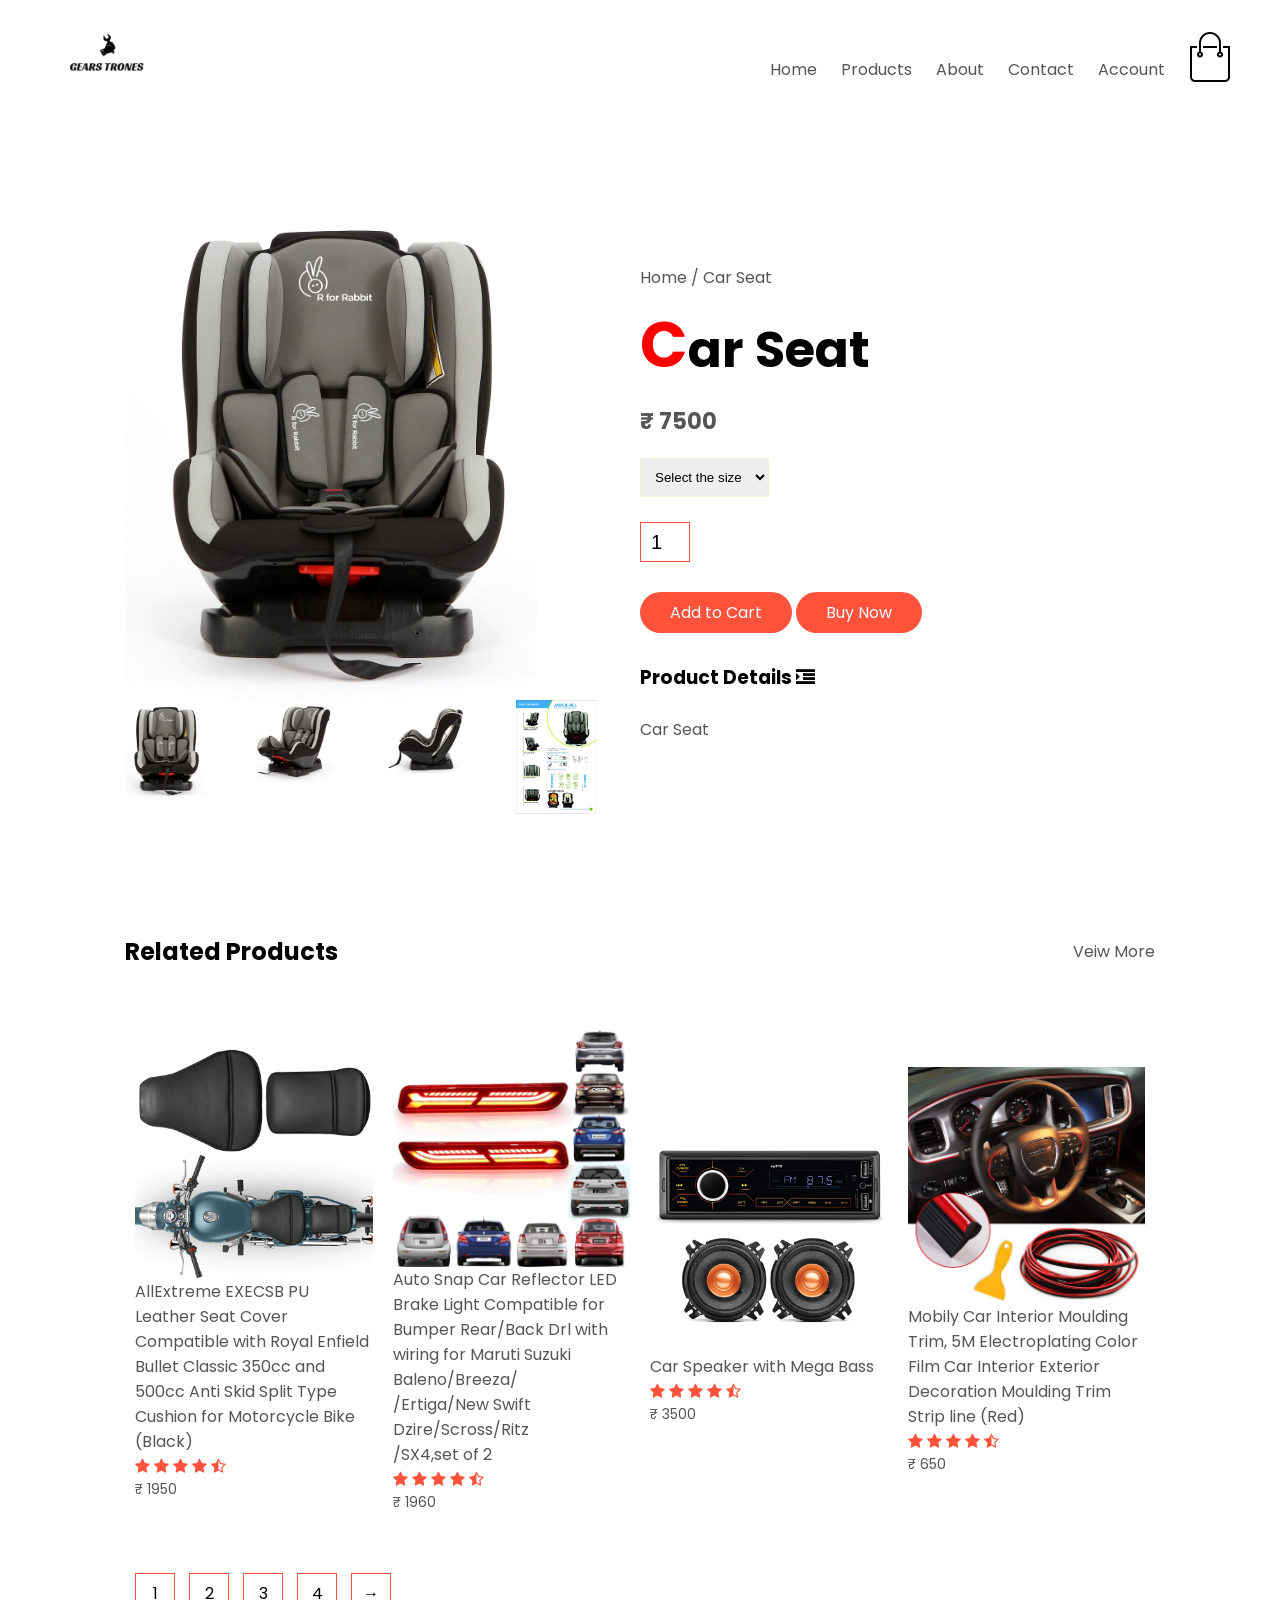
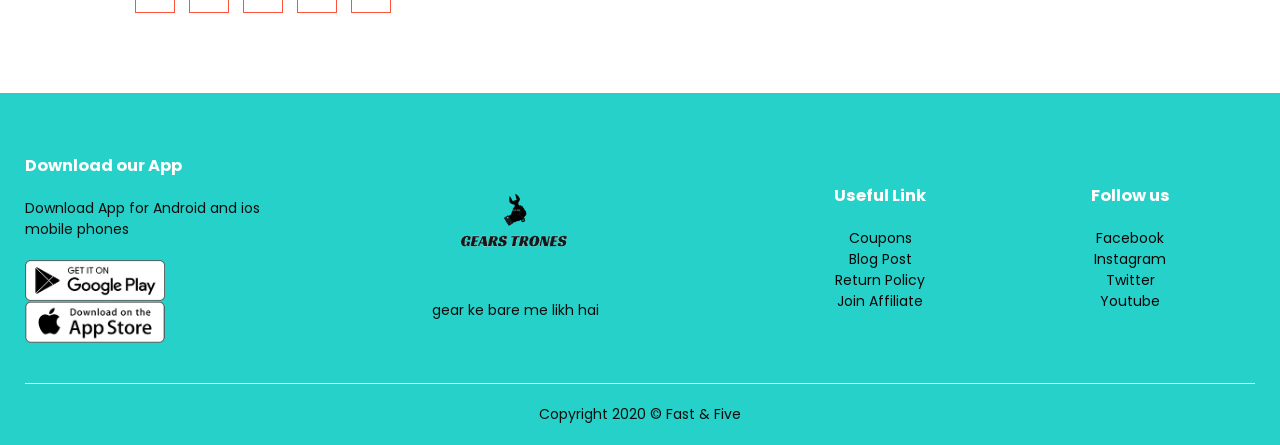
<file: Gear Trones/product 5 details.html>
<html>
    <head>
        <title> All product Gear </title>
        <meta charset="UTF-8">
        <meta name="viewport" content="width=device-width, initial-scale=1.0">
        <link rel="stylesheet" href="css/style.css">
        <link href="https://fonts.googleapis.com/css2?family=Poppins:wght@200;300;400;500;600;700display=swap" rel="stylesheet">
        <link rel="stylesheet" href="https://stackpath.bootstrapcdn.com/font-awesome/4.7.0/css/font-awesome.min.css">
        </head>
        <style>
        h1::first-letter
        {
            color: red;
            font-size: 125%;
        }
        </style>
        <body>
            <div class="container">
                <div class="navbar">
                    <div class="logo">
                        <img src="images/logo.png" width="125px">
                     </div>
                     <nav>
                         <ul id="MenuItems">
                             <li><a href="index.html">Home</a></li>
                             <li><a href="product.html">Products</a></li>
                             <li><a href="#">About</a></li>
                             <li><a href="#">Contact</a></li>
                             <li><a href="#">Account</a></li>
                         </ul>
                     </nav>
                     <img src="images/cart.png" width="50px" height="50px">
                     <img src="images/menu.png" class="menu-icon" onclick="menutoggle()">
                </div>
            </div>
            <!--------------Single product details---------->
            <div class="small-container single-product">
                <div class="row">
                    <div class="col-2">
                        <img src="images/carseat1.jpg" width="80%" id="ProductImg">
                        <div class="small-img-row">
                            <div class="small-img-col">
                                <img src="images/carseat1.jpg" width="80" class="small-img">
                            </div>
                            <div class="small-img-col">
                                    <img src="images/carseat2.jpg" width="80"class="small-img">
                                </div>
                                <div class="small-img-col">
                                        <img src="images/carseat3.jpg" width="80"class="small-img">
                                    </div>
                                    <div class="small-img-col">
                                            <img src="images/carseat4.jpg" width="80"class="small-img">
                                        </div>
                        </div>
                    </div>
                    <div class="col-2">
                        <p>Home / Car Seat</p>
                        <h1>Car Seat</h1>
                        <h4>₹ 7500</h4>
                        <select>
                            <option>Select the size</option>
                            <option>22X8-11</option>
                            <option>22X10-11</option>
                            <option>23X9-10</option>
                            <option>24X8-11</option>
                            <option>25X9-10</option>
                        </select>
                        <br>
                        <input type="number" value="1">
                        <br>
                         <a href="" class="btn">Add to Cart</a>
                        <a href="Checkout Form.html" class="btn">Buy Now</a>

                        <h3>Product Details <i class="fa fa-indent"></i></h3>
                        <br>
                        <p>Car Seat</p>
                        
                        <p></p>
                    </div>
                </div>
            </div>

            <!---Tittle-->
            <div class="small-container">
                <div class="row row-2">
                    <h2>Related Products</h2>
                    <p>Veiw More</p>
                </div>
            </div>
             <div class="small-container">
                
                 <div class="row">
                           <div class="col-4">
                            <img src="images/product-9.jpg">
                            <h4>
                                AllExtreme EXECSB PU Leather Seat Cover Compatible with Royal Enfield Bullet Classic 350cc and 500cc Anti Skid Split Type Cushion for Motorcycle Bike (Black)</h4>
                            <div class="rating">
                               <i class="fa fa-star"></i>
                               <i class="fa fa-star"></i>
                               <i class="fa fa-star"></i>
                               <i class="fa fa-star"></i>
                               <i class="fa fa-star-half-o"></i>
                            </div>
                            <p>₹ 1950</p>
                        </div>
                        <div class="col-4">
                            <img src="images/product-10.jpg">
                            <h4>Auto Snap Car Reflector LED Brake Light Compatible for Bumper Rear/Back Drl with wiring for Maruti Suzuki Baleno/Breeza/<br>/Ertiga/New Swift Dzire/Scross/Ritz <br>/SX4,set of 2</h4>
                            <div class="rating">
                               <i class="fa fa-star"></i>
                               <i class="fa fa-star"></i>
                               <i class="fa fa-star"></i>
                               <i class="fa fa-star"></i>
                               <i class="fa fa-star-half-o"></i>
                            </div>
                            <p>₹ 1960</p>
                        </div>
                        <div class="col-4">
                            <img src="images/product-11.jpg">
                            <h4>Car Speaker with Mega Bass</h4>
                            <div class="rating">
                               <i class="fa fa-star"></i>
                               <i class="fa fa-star"></i>
                               <i class="fa fa-star"></i>
                               <i class="fa fa-star"></i>
                               <i class="fa fa-star-half-o"></i>
                            </div>
                            <p>₹ 3500</p>
                        </div><div class="col-4">
                            <img src="images/product-12.jpg">
                            <h4>Mobily Car Interior Moulding Trim, 5M Electroplating Color Film Car Interior Exterior Decoration Moulding Trim Strip line (Red)</h4>
                            <div class="rating">
                               <i class="fa fa-star"></i>
                               <i class="fa fa-star"></i>
                               <i class="fa fa-star"></i>
                               <i class="fa fa-star"></i>
                               <i class="fa fa-star-half-o"></i>
                            </div>
                            <p>₹ 650</p>
                        </div>
                        </div>
<div class="page-btn">
    <span>1</span>
    <span>2</span>
    <span>3</span>
    <span>4</span>
    <span>&#8594;</span>
</div>

                  
                 </div>                               
             <!-----------------footer-------------------->
             <div class="footer">
                 <div class="container">
                     <div class="row">
                         <div class="footer-col-1">
                             <h3>Download our App</h3>
                             <p>Download App for Android and ios mobile phones</p>
                             <div class="app-logo">
                                 <img src="images/play-store.png">
                                 <img src="images/app-store.png">
                             </div>
                         </div>
                         <div class="footer-col-2">
                            <img src="images/logo.png" >
                            <p>gear ke bare me likh hai </p>
                        </div>
                        <div class="footer-col-3">
                            <h3>Useful Link</h3>
                           <ul>
                               <li>Coupons</li>
                               <li>Blog Post</li>
                               <li>Return Policy</li>
                               <li>Join Affiliate</li>
                           </ul>
                        </div>
                        
                     
                     <div class="footer-col-4">
                        <h3>Follow us</h3>
                       <ul>
                           <li>Facebook</li>
                           <li>Instagram</li>
                           <li>Twitter</li>
                           <li>Youtube</li>
                       </ul>
                    </div>
                 </div>
                 <hr> 
                 <p class="Copyright">Copyright 2020  &copy; Fast & Five </p>
               </div>
             </div>
             <!--js for toggle menu-->
             <script>
             var MenuItems = document.getElementById("MenuItems");
             MenuItems.style.maxHeight = "0px";
              
              function menutoggle(){
                  if(MenuItems.style.maxHeight == "0px")
                  {
                    MenuItems.style.maxHeight = "200px";
                  }
                  else
                  {
                    MenuItems.style.maxHeight = "0px";
                  }
              }
             </script>
             <!--js for products gallery-->
             <script>
             var ProductImg = document.getElementById("ProductImg");
             var SmallImg = document.getElementsByClassName("small-img");
             SmallImg[0].onclick = function()
             {
                 ProductImg.src = SmallImg[0].src;
             }
             SmallImg[1].onclick = function()
             {
                 ProductImg.src = SmallImg[1].src;
             }
             SmallImg[2].onclick = function()
             {
                 ProductImg.src = SmallImg[2].src;
             }
             SmallImg[3].onclick = function()
             {
                 ProductImg.src = SmallImg[3].src;
             }
             </script>
        </body>
    </html>
</file>
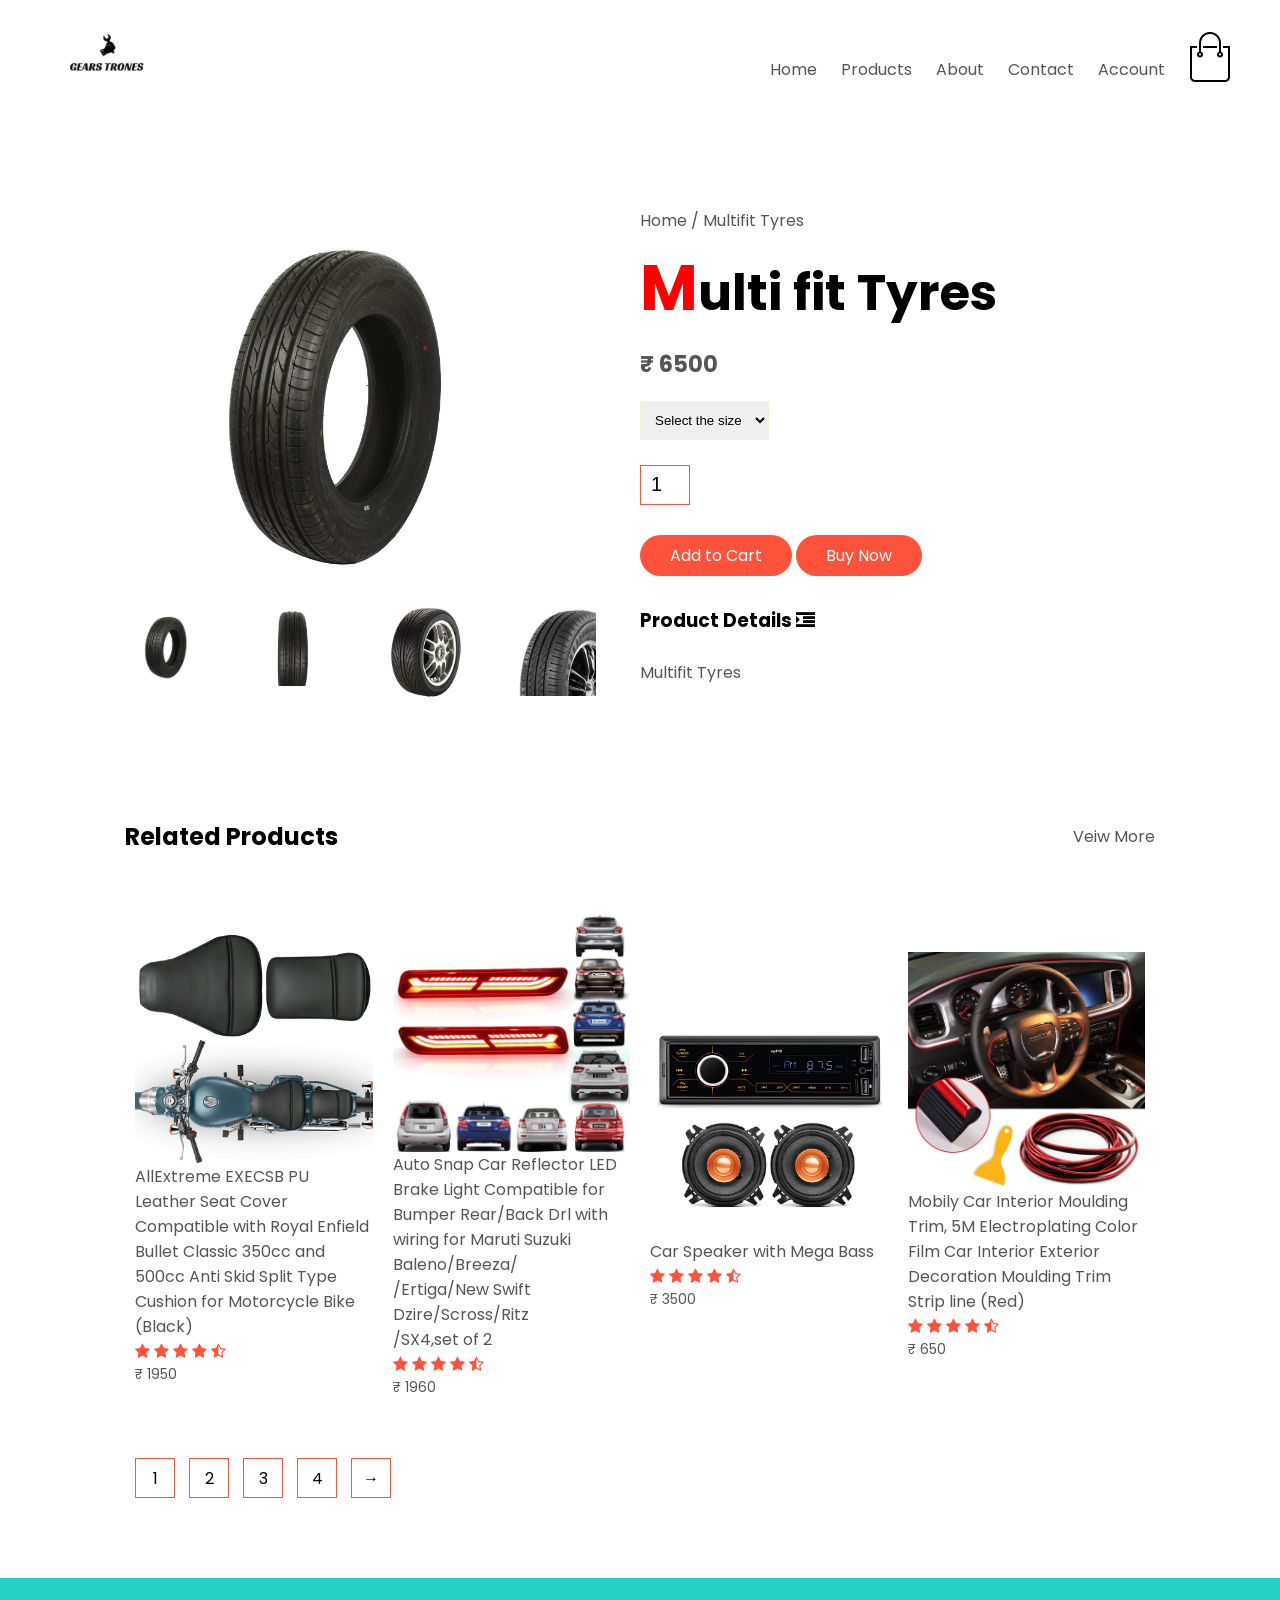
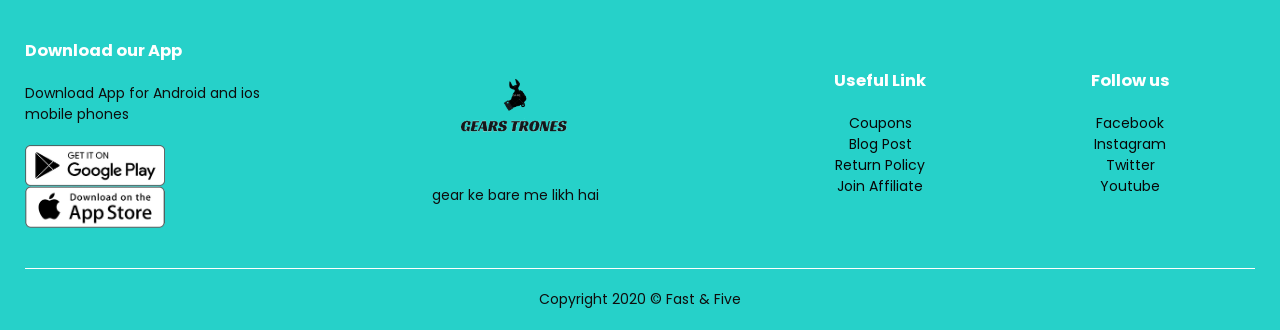
<file: Gear Trones/product 6 details.html>
<html>
    <head>
        <title> All product Gear </title>
        <meta charset="UTF-8">
        <meta name="viewport" content="width=device-width, initial-scale=1.0">
        <link rel="stylesheet" href="css/style.css">
        <link href="https://fonts.googleapis.com/css2?family=Poppins:wght@200;300;400;500;600;700display=swap" rel="stylesheet">
        <link rel="stylesheet" href="https://stackpath.bootstrapcdn.com/font-awesome/4.7.0/css/font-awesome.min.css">
        </head>
        <style>
        h1::first-letter
        {
            color: red;
            font-size: 125%;
        }
        </style>
        <body>
            <div class="container">
                <div class="navbar">
                    <div class="logo">
                        <img src="images/logo.png" width="125px">
                     </div>
                     <nav>
                         <ul id="MenuItems">
                             <li><a href="index.html">Home</a></li>
                             <li><a href="product.html">Products</a></li>
                             <li><a href="#">About</a></li>
                             <li><a href="#">Contact</a></li>
                             <li><a href="#">Account</a></li>
                         </ul>
                     </nav>
                     <img src="images/cart.png" width="50px" height="50px">
                     <img src="images/menu.png" class="menu-icon" onclick="menutoggle()">
                </div>
            </div>
            <!--------------Single product details---------->
            <div class="small-container single-product">
                <div class="row">
                    <div class="col-2">
                        <img src="images/multifit1.jpg" width="80%" id="ProductImg">
                        <div class="small-img-row">
                            <div class="small-img-col">
                                <img src="images/multifit1.jpg" width="80" class="small-img">
                            </div>
                            <div class="small-img-col">
                                    <img src="images/multifit2.jpg" width="80"class="small-img">
                                </div>
                                <div class="small-img-col">
                                        <img src="images/multifit3.jpg" width="80"class="small-img">
                                    </div>
                                    <div class="small-img-col">
                                            <img src="images/multifit4.jpg" width="80"class="small-img">
                                        </div>
                        </div>
                    </div>
                    <div class="col-2">
                        <p>Home / Multifit Tyres</p>
                        <h1>Multi fit Tyres</h1>
                        <h4>₹ 6500</h4>
                        <select>
                            <option>Select the size</option>
                            <option>22X8-11</option>
                            <option>22X10-11</option>
                            <option>23X9-10</option>
                            <option>24X8-11</option>
                            <option>25X9-10</option>
                        </select>
                        <br>
                        <input type="number" value="1">
                        <br>
                         <a href="" class="btn">Add to Cart</a>
                        <a href="Checkout Form.html" class="btn">Buy Now</a>

                        <h3>Product Details <i class="fa fa-indent"></i></h3>
                        <br>
                        <p>Multifit Tyres</p>
                        
                        <p></p>
                    </div>
                </div>
            </div>

            <!---Tittle-->
            <div class="small-container">
                <div class="row row-2">
                    <h2>Related Products</h2>
                    <p>Veiw More</p>
                </div>
            </div>
             <div class="small-container">
                
                 <div class="row">
                           <div class="col-4">
                            <img src="images/product-9.jpg">
                            <h4>
                                AllExtreme EXECSB PU Leather Seat Cover Compatible with Royal Enfield Bullet Classic 350cc and 500cc Anti Skid Split Type Cushion for Motorcycle Bike (Black)</h4>
                            <div class="rating">
                               <i class="fa fa-star"></i>
                               <i class="fa fa-star"></i>
                               <i class="fa fa-star"></i>
                               <i class="fa fa-star"></i>
                               <i class="fa fa-star-half-o"></i>
                            </div>
                            <p>₹ 1950</p>
                        </div>
                        <div class="col-4">
                            <img src="images/product-10.jpg">
                            <h4>Auto Snap Car Reflector LED Brake Light Compatible for Bumper Rear/Back Drl with wiring for Maruti Suzuki Baleno/Breeza/<br>/Ertiga/New Swift Dzire/Scross/Ritz <br>/SX4,set of 2</h4>
                            <div class="rating">
                               <i class="fa fa-star"></i>
                               <i class="fa fa-star"></i>
                               <i class="fa fa-star"></i>
                               <i class="fa fa-star"></i>
                               <i class="fa fa-star-half-o"></i>
                            </div>
                            <p>₹ 1960</p>
                        </div>
                        <div class="col-4">
                            <img src="images/product-11.jpg">
                            <h4>Car Speaker with Mega Bass</h4>
                            <div class="rating">
                               <i class="fa fa-star"></i>
                               <i class="fa fa-star"></i>
                               <i class="fa fa-star"></i>
                               <i class="fa fa-star"></i>
                               <i class="fa fa-star-half-o"></i>
                            </div>
                            <p>₹ 3500</p>
                        </div><div class="col-4">
                            <img src="images/product-12.jpg">
                            <h4>Mobily Car Interior Moulding Trim, 5M Electroplating Color Film Car Interior Exterior Decoration Moulding Trim Strip line (Red)</h4>
                            <div class="rating">
                               <i class="fa fa-star"></i>
                               <i class="fa fa-star"></i>
                               <i class="fa fa-star"></i>
                               <i class="fa fa-star"></i>
                               <i class="fa fa-star-half-o"></i>
                            </div>
                            <p>₹ 650</p>
                        </div>
                        </div>
<div class="page-btn">
    <span>1</span>
    <span>2</span>
    <span>3</span>
    <span>4</span>
    <span>&#8594;</span>
</div>

                  
                 </div>                               
             <!-----------------footer-------------------->
             <div class="footer">
                 <div class="container">
                     <div class="row">
                         <div class="footer-col-1">
                             <h3>Download our App</h3>
                             <p>Download App for Android and ios mobile phones</p>
                             <div class="app-logo">
                                 <img src="images/play-store.png">
                                 <img src="images/app-store.png">
                             </div>
                         </div>
                         <div class="footer-col-2">
                            <img src="images/logo.png" >
                            <p>gear ke bare me likh hai </p>
                        </div>
                        <div class="footer-col-3">
                            <h3>Useful Link</h3>
                           <ul>
                               <li>Coupons</li>
                               <li>Blog Post</li>
                               <li>Return Policy</li>
                               <li>Join Affiliate</li>
                           </ul>
                        </div>
                        
                     
                     <div class="footer-col-4">
                        <h3>Follow us</h3>
                       <ul>
                           <li>Facebook</li>
                           <li>Instagram</li>
                           <li>Twitter</li>
                           <li>Youtube</li>
                       </ul>
                    </div>
                 </div>
                 <hr> 
                 <p class="Copyright">Copyright 2020  &copy; Fast & Five </p>
               </div>
             </div>
             <!--js for toggle menu-->
             <script>
             var MenuItems = document.getElementById("MenuItems");
             MenuItems.style.maxHeight = "0px";
              
              function menutoggle(){
                  if(MenuItems.style.maxHeight == "0px")
                  {
                    MenuItems.style.maxHeight = "200px";
                  }
                  else
                  {
                    MenuItems.style.maxHeight = "0px";
                  }
              }
             </script>
             <!--js for products gallery-->
             <script>
             var ProductImg = document.getElementById("ProductImg");
             var SmallImg = document.getElementsByClassName("small-img");
             SmallImg[0].onclick = function()
             {
                 ProductImg.src = SmallImg[0].src;
             }
             SmallImg[1].onclick = function()
             {
                 ProductImg.src = SmallImg[1].src;
             }
             SmallImg[2].onclick = function()
             {
                 ProductImg.src = SmallImg[2].src;
             }
             SmallImg[3].onclick = function()
             {
                 ProductImg.src = SmallImg[3].src;
             }
             </script>
        </body>
    </html>
</file>
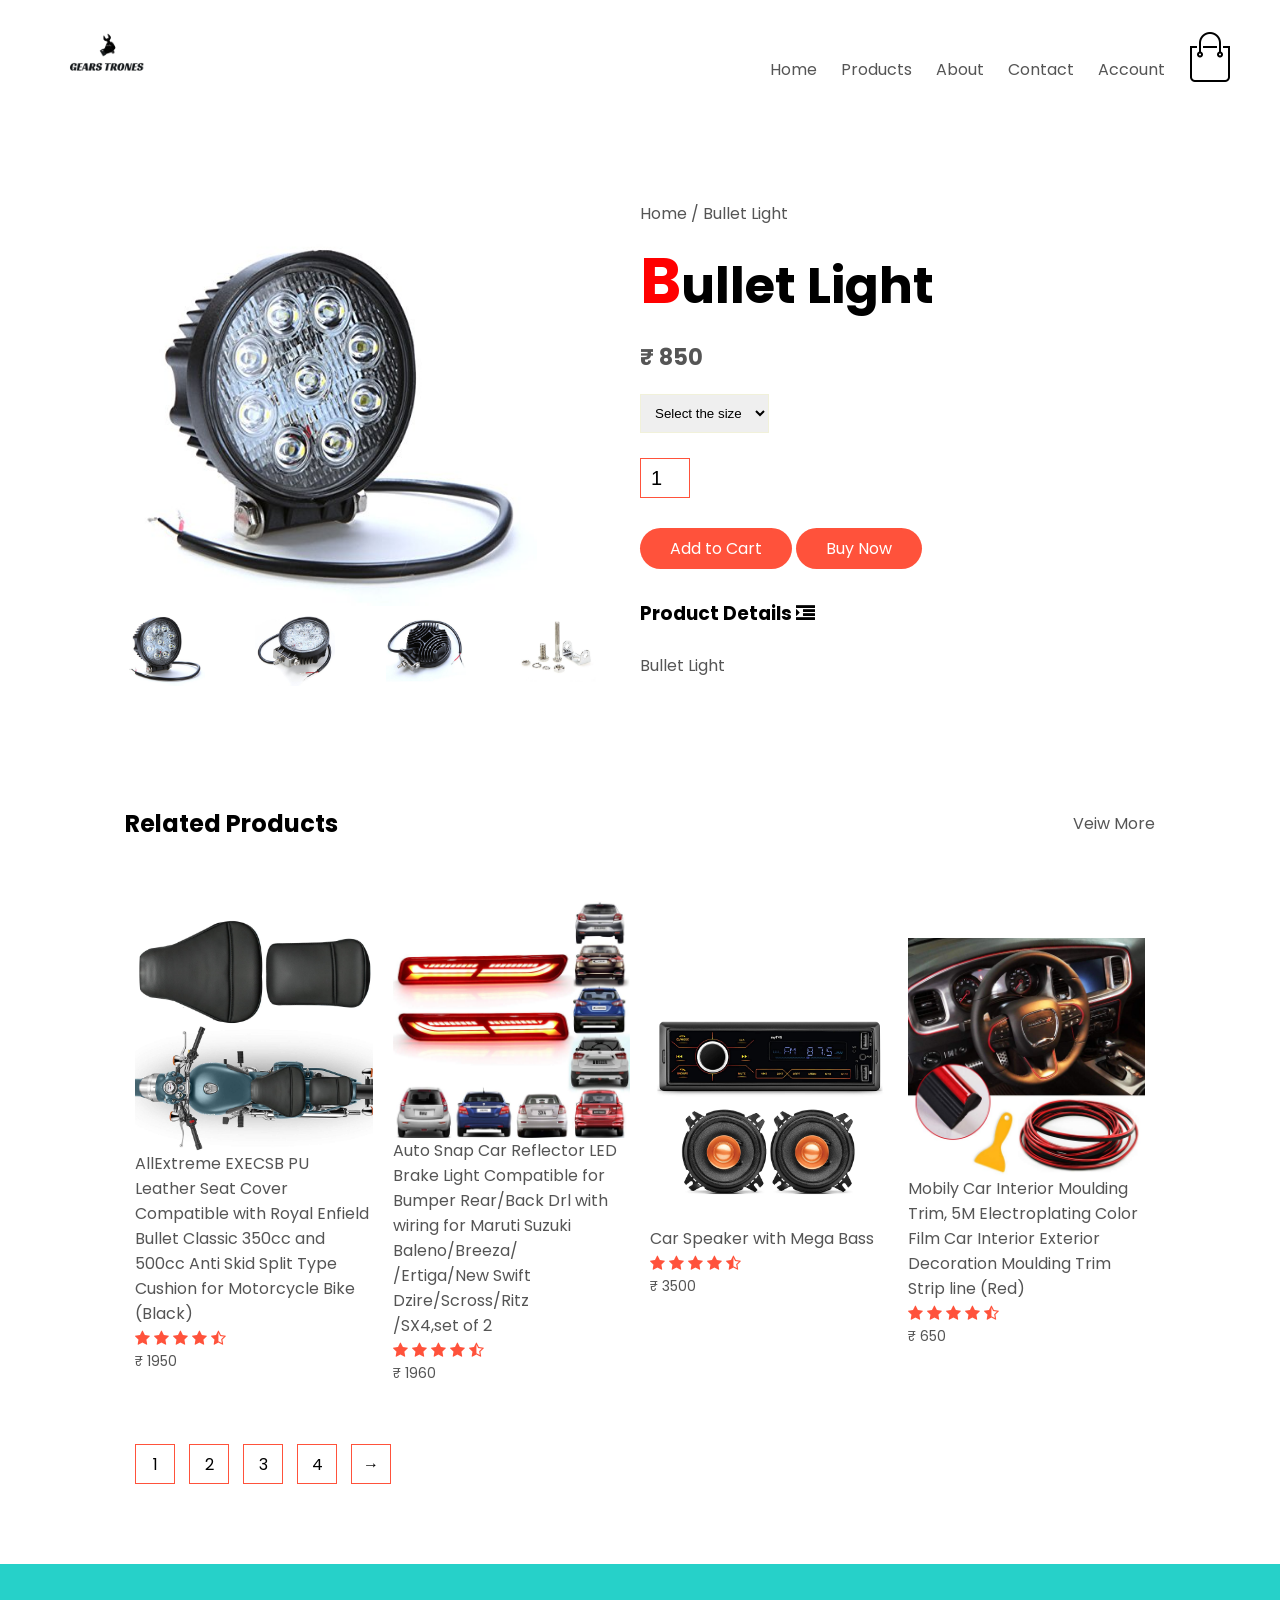
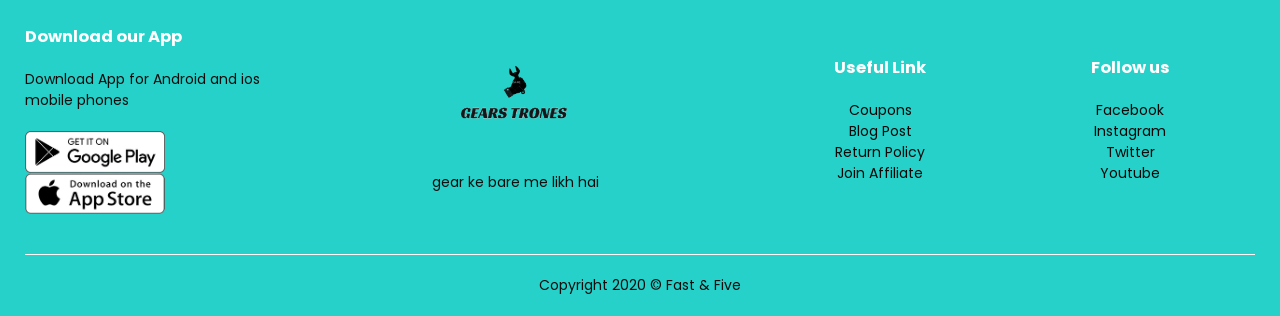
<file: Gear Trones/product 7 details.html>
<html>
    <head>
        <title> All product Gear </title>
        <meta charset="UTF-8">
        <meta name="viewport" content="width=device-width, initial-scale=1.0">
        <link rel="stylesheet" href="css/style.css">
        <link href="https://fonts.googleapis.com/css2?family=Poppins:wght@200;300;400;500;600;700display=swap" rel="stylesheet">
        <link rel="stylesheet" href="https://stackpath.bootstrapcdn.com/font-awesome/4.7.0/css/font-awesome.min.css">
        </head>
        <style>
        h1::first-letter
        {
            color: red;
            font-size: 125%;
        }
        </style>
        <body>
            <div class="container">
                <div class="navbar">
                    <div class="logo">
                        <img src="images/logo.png" width="125px">
                     </div>
                     <nav>
                         <ul id="MenuItems">
                             <li><a href="index.html">Home</a></li>
                             <li><a href="product.html">Products</a></li>
                             <li><a href="#">About</a></li>
                             <li><a href="#">Contact</a></li>
                             <li><a href="#">Account</a></li>
                         </ul>
                     </nav>
                     <img src="images/cart.png" width="50px" height="50px">
                     <img src="images/menu.png" class="menu-icon" onclick="menutoggle()">
                </div>
            </div>
            <!--------------Single product details---------->
            <div class="small-container single-product">
                <div class="row">
                    <div class="col-2">
                        <img src="images/bulletlight1.jpg" width="80%" id="ProductImg">
                        <div class="small-img-row">
                            <div class="small-img-col">
                                <img src="images/bulletlight1.jpg" width="80" class="small-img">
                            </div>
                            <div class="small-img-col">
                                    <img src="images/bulletlight2.jpg" width="80"class="small-img">
                                </div>
                                <div class="small-img-col">
                                        <img src="images/bulletlight3.jpg" width="80"class="small-img">
                                    </div>
                                    <div class="small-img-col">
                                            <img src="images/bulletlight4.jpg" width="80"class="small-img">
                                        </div>
                        </div>
                    </div>
                    <div class="col-2">
                        <p>Home / Bullet Light</p>
                        <h1>Bullet Light</h1>
                        <h4>₹ 850</h4>
                        <select>
                            <option>Select the size</option>
                            <option>22X8-11</option>
                            <option>22X10-11</option>
                            <option>23X9-10</option>
                            <option>24X8-11</option>
                            <option>25X9-10</option>
                        </select>
                        <br>
                        <input type="number" value="1">
                        <br>
                         <a href="" class="btn">Add to Cart</a>
                        <a href="Checkout Form.html" class="btn">Buy Now</a>

                        <h3>Product Details <i class="fa fa-indent"></i></h3>
                        <br>
                        <p>Bullet Light</p>
                        
                        <p></p>
                    </div>
                </div>
            </div>

            <!---Tittle-->
            <div class="small-container">
                <div class="row row-2">
                    <h2>Related Products</h2>
                    <p>Veiw More</p>
                </div>
            </div>
             <div class="small-container">
                
                 <div class="row">
                           <div class="col-4">
                            <img src="images/product-9.jpg">
                            <h4>
                                AllExtreme EXECSB PU Leather Seat Cover Compatible with Royal Enfield Bullet Classic 350cc and 500cc Anti Skid Split Type Cushion for Motorcycle Bike (Black)</h4>
                            <div class="rating">
                               <i class="fa fa-star"></i>
                               <i class="fa fa-star"></i>
                               <i class="fa fa-star"></i>
                               <i class="fa fa-star"></i>
                               <i class="fa fa-star-half-o"></i>
                            </div>
                            <p>₹ 1950</p>
                        </div>
                        <div class="col-4">
                            <img src="images/product-10.jpg">
                            <h4>Auto Snap Car Reflector LED Brake Light Compatible for Bumper Rear/Back Drl with wiring for Maruti Suzuki Baleno/Breeza/<br>/Ertiga/New Swift Dzire/Scross/Ritz <br>/SX4,set of 2</h4>
                            <div class="rating">
                               <i class="fa fa-star"></i>
                               <i class="fa fa-star"></i>
                               <i class="fa fa-star"></i>
                               <i class="fa fa-star"></i>
                               <i class="fa fa-star-half-o"></i>
                            </div>
                            <p>₹ 1960</p>
                        </div>
                        <div class="col-4">
                            <img src="images/product-11.jpg">
                            <h4>Car Speaker with Mega Bass</h4>
                            <div class="rating">
                               <i class="fa fa-star"></i>
                               <i class="fa fa-star"></i>
                               <i class="fa fa-star"></i>
                               <i class="fa fa-star"></i>
                               <i class="fa fa-star-half-o"></i>
                            </div>
                            <p>₹ 3500</p>
                        </div><div class="col-4">
                            <img src="images/product-12.jpg">
                            <h4>Mobily Car Interior Moulding Trim, 5M Electroplating Color Film Car Interior Exterior Decoration Moulding Trim Strip line (Red)</h4>
                            <div class="rating">
                               <i class="fa fa-star"></i>
                               <i class="fa fa-star"></i>
                               <i class="fa fa-star"></i>
                               <i class="fa fa-star"></i>
                               <i class="fa fa-star-half-o"></i>
                            </div>
                            <p>₹ 650</p>
                        </div>
                        </div>
<div class="page-btn">
    <span>1</span>
    <span>2</span>
    <span>3</span>
    <span>4</span>
    <span>&#8594;</span>
</div>

                  
                 </div>                               
             <!-----------------footer-------------------->
             <div class="footer">
                 <div class="container">
                     <div class="row">
                         <div class="footer-col-1">
                             <h3>Download our App</h3>
                             <p>Download App for Android and ios mobile phones</p>
                             <div class="app-logo">
                                 <img src="images/play-store.png">
                                 <img src="images/app-store.png">
                             </div>
                         </div>
                         <div class="footer-col-2">
                            <img src="images/logo.png" >
                            <p>gear ke bare me likh hai </p>
                        </div>
                        <div class="footer-col-3">
                            <h3>Useful Link</h3>
                           <ul>
                               <li>Coupons</li>
                               <li>Blog Post</li>
                               <li>Return Policy</li>
                               <li>Join Affiliate</li>
                           </ul>
                        </div>
                        
                     
                     <div class="footer-col-4">
                        <h3>Follow us</h3>
                       <ul>
                           <li>Facebook</li>
                           <li>Instagram</li>
                           <li>Twitter</li>
                           <li>Youtube</li>
                       </ul>
                    </div>
                 </div>
                 <hr> 
                 <p class="Copyright">Copyright 2020  &copy; Fast & Five </p>
               </div>
             </div>
             <!--js for toggle menu-->
             <script>
             var MenuItems = document.getElementById("MenuItems");
             MenuItems.style.maxHeight = "0px";
              
              function menutoggle(){
                  if(MenuItems.style.maxHeight == "0px")
                  {
                    MenuItems.style.maxHeight = "200px";
                  }
                  else
                  {
                    MenuItems.style.maxHeight = "0px";
                  }
              }
             </script>
             <!--js for products gallery-->
             <script>
             var ProductImg = document.getElementById("ProductImg");
             var SmallImg = document.getElementsByClassName("small-img");
             SmallImg[0].onclick = function()
             {
                 ProductImg.src = SmallImg[0].src;
             }
             SmallImg[1].onclick = function()
             {
                 ProductImg.src = SmallImg[1].src;
             }
             SmallImg[2].onclick = function()
             {
                 ProductImg.src = SmallImg[2].src;
             }
             SmallImg[3].onclick = function()
             {
                 ProductImg.src = SmallImg[3].src;
             }
             </script>
        </body>
    </html>
</file>
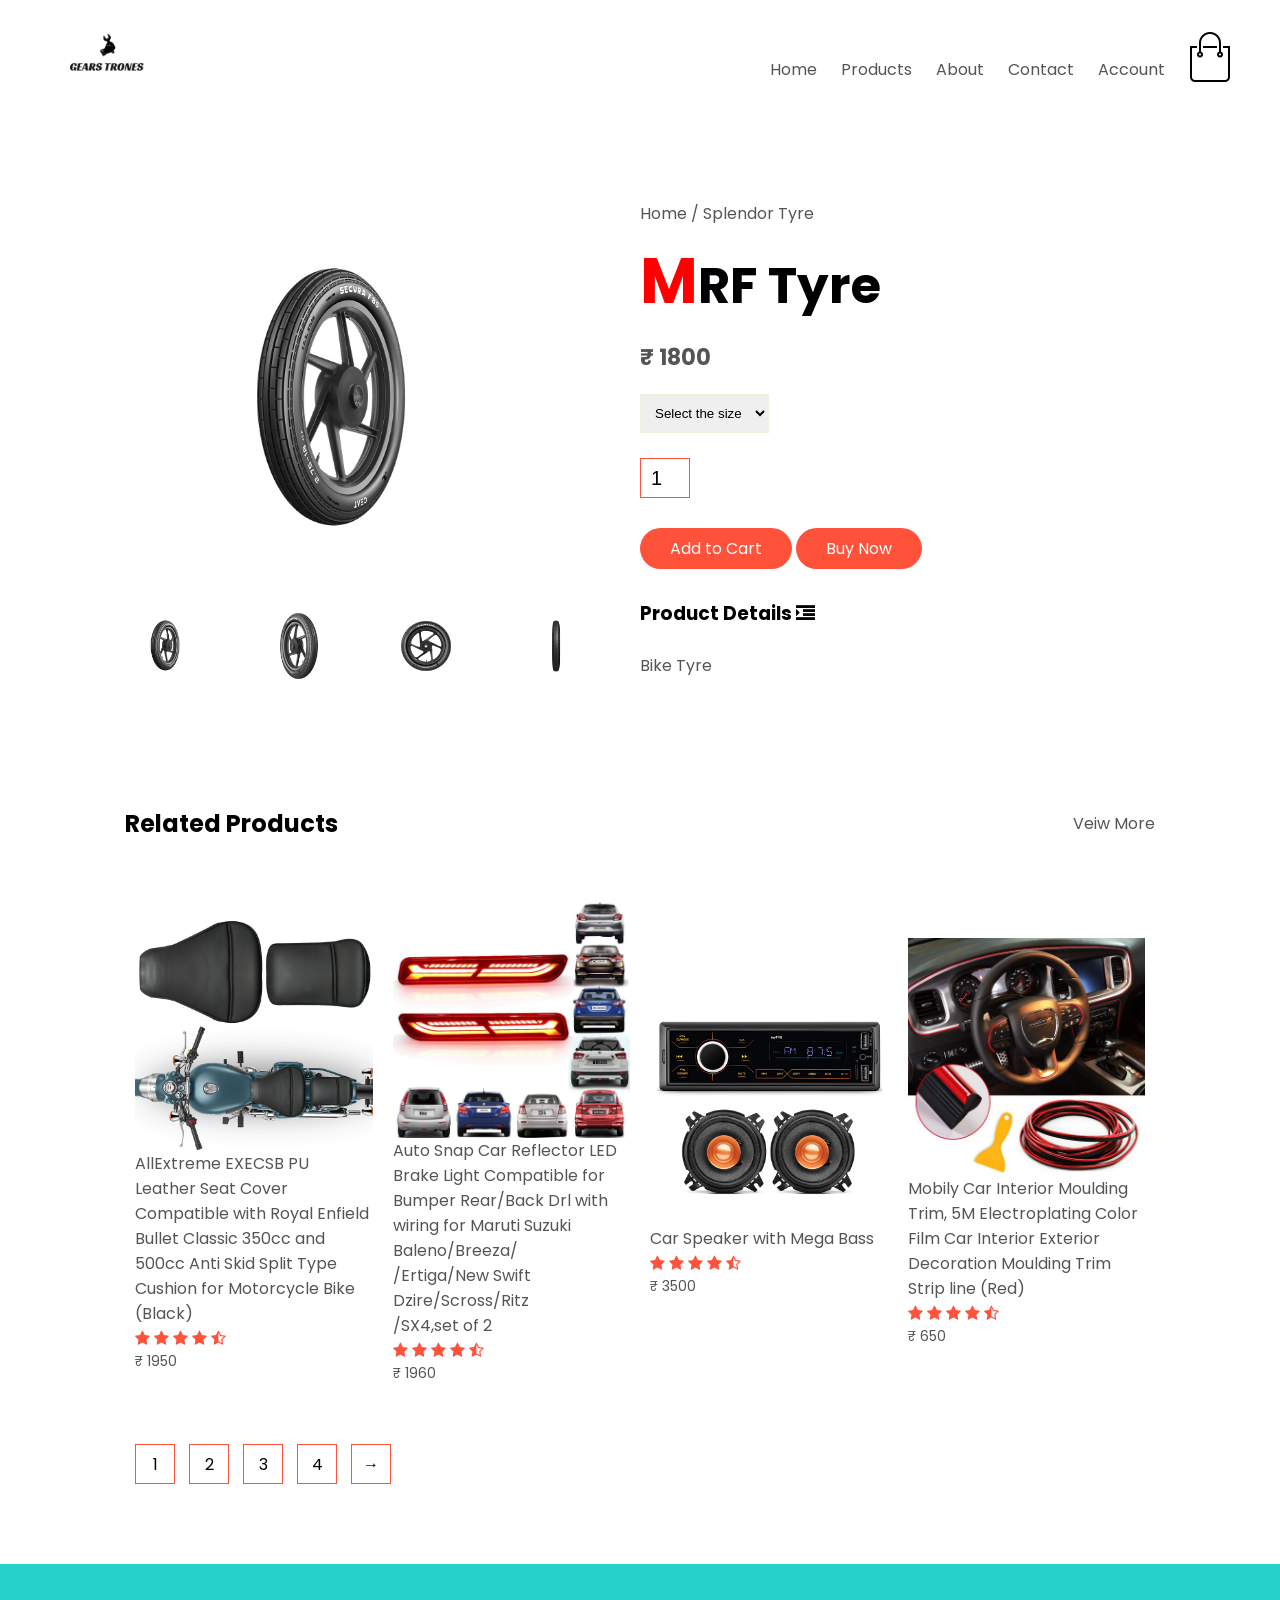
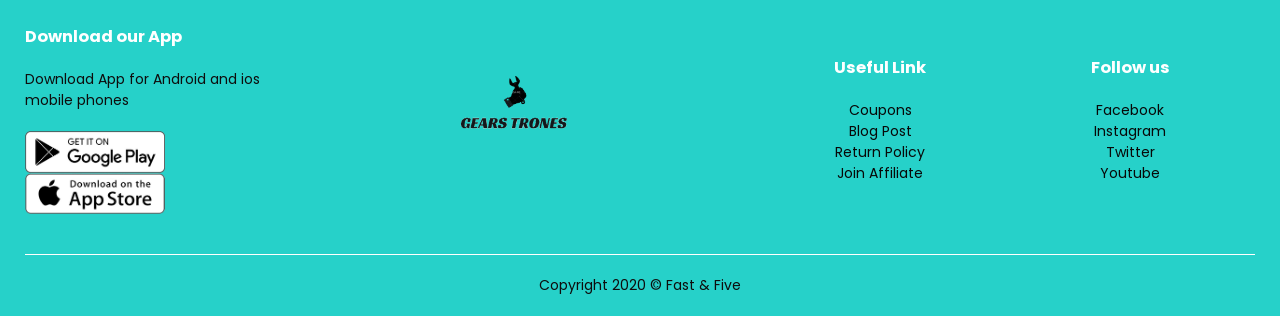
<file: Gear Trones/product details.html>
<html>
    <head>
        <title> All product Gear </title>
        <meta charset="UTF-8">
        <meta name="viewport" content="width=device-width, initial-scale=1.0">
        <link rel="stylesheet" href="css/style.css">
        <link href="https://fonts.googleapis.com/css2?family=Poppins:wght@200;300;400;500;600;700display=swap" rel="stylesheet">
        <link rel="stylesheet" href="https://stackpath.bootstrapcdn.com/font-awesome/4.7.0/css/font-awesome.min.css">
        </head>
        <style>
        h1::first-letter
        {
            color: red;
            font-size: 125%;
        }
        </style>
        <body>
            <div class="container">
                <div class="navbar">
                    <div class="logo">
                        <img src="images/logo.png" width="125px">
                     </div>
                     <nav>
                         <ul id="MenuItems">
                             <li><a href="index.html">Home</a></li>
                             <li><a href="product.html">Products</a></li>
                             <li><a href="#">About</a></li>
                             <li><a href="#">Contact</a></li>
                             <li><a href="#">Account</a></li>
                         </ul>
                     </nav>
                     <img src="images/cart.png" width="50px" height="50px">
                     <img src="images/menu.png" class="menu-icon" onclick="menutoggle()">
                </div>
            </div>
            <!--------------Single product details---------->
            <div class="small-container single-product">
                <div class="row">
                    <div class="col-2">
                        <img src="images/splendor1.jpg" width="80%" id="ProductImg">
                        <div class="small-img-row">
                            <div class="small-img-col">
                                <img src="images/splendor1.jpg" width="80" class="small-img">
                            </div>
                            <div class="small-img-col">
                                    <img src="images/splendor2.jpg" width="80"class="small-img">
                                </div>
                                <div class="small-img-col">
                                        <img src="images/splendor3.jpg" width="80"class="small-img">
                                    </div>
                                    <div class="small-img-col">
                                            <img src="images/splendor4.jpg" width="80"class="small-img">
                                        </div>
                        </div>
                    </div>
                    <div class="col-2">
                        <p>Home / Splendor Tyre</p>
                        <h1>MRF Tyre</h1>
                        <h4>₹ 1800</h4>
                        <select>
                            <option>Select the size</option>
                            <option>22X8-11</option>
                            <option>22X10-11</option>
                            <option>23X9-10</option>
                            <option>24X8-11</option>
                            <option>25X9-10</option>
                        </select>
                        <br>
                        <input type="number" value="1">
                        <br>
                         <a href="" class="btn">Add to Cart</a>
                        <a href="Checkout Form.html" class="btn">Buy Now</a>

                        <h3>Product Details <i class="fa fa-indent"></i></h3>
                        <br>
                        <p>Bike Tyre</p>
                        
                        <p></p>
                    </div>
                </div>
            </div>

            <!---Tittle-->
            <div class="small-container">
                <div class="row row-2">
                    <h2>Related Products</h2>
                    <p>Veiw More</p>
                </div>
            </div>
             <div class="small-container">
                
                 <div class="row">
                           <div class="col-4">
                            <img src="images/product-9.jpg">
                            <h4>
                                AllExtreme EXECSB PU Leather Seat Cover Compatible with Royal Enfield Bullet Classic 350cc and 500cc Anti Skid Split Type Cushion for Motorcycle Bike (Black)</h4>
                            <div class="rating">
                               <i class="fa fa-star"></i>
                               <i class="fa fa-star"></i>
                               <i class="fa fa-star"></i>
                               <i class="fa fa-star"></i>
                               <i class="fa fa-star-half-o"></i>
                            </div>
                            <p>₹ 1950</p>
                        </div>
                        <div class="col-4">
                            <img src="images/product-10.jpg">
                            <h4>Auto Snap Car Reflector LED Brake Light Compatible for Bumper Rear/Back Drl with wiring for Maruti Suzuki Baleno/Breeza/<br>/Ertiga/New Swift Dzire/Scross/Ritz <br>/SX4,set of 2</h4>
                            <div class="rating">
                               <i class="fa fa-star"></i>
                               <i class="fa fa-star"></i>
                               <i class="fa fa-star"></i>
                               <i class="fa fa-star"></i>
                               <i class="fa fa-star-half-o"></i>
                            </div>
                            <p>₹ 1960</p>
                        </div>
                        <div class="col-4">
                            <img src="images/product-11.jpg">
                            <h4>Car Speaker with Mega Bass</h4>
                            <div class="rating">
                               <i class="fa fa-star"></i>
                               <i class="fa fa-star"></i>
                               <i class="fa fa-star"></i>
                               <i class="fa fa-star"></i>
                               <i class="fa fa-star-half-o"></i>
                            </div>
                            <p>₹ 3500</p>
                        </div><div class="col-4">
                            <img src="images/product-12.jpg">
                            <h4>Mobily Car Interior Moulding Trim, 5M Electroplating Color Film Car Interior Exterior Decoration Moulding Trim Strip line (Red)</h4>
                            <div class="rating">
                               <i class="fa fa-star"></i>
                               <i class="fa fa-star"></i>
                               <i class="fa fa-star"></i>
                               <i class="fa fa-star"></i>
                               <i class="fa fa-star-half-o"></i>
                            </div>
                            <p>₹ 650</p>
                        </div>
                        </div>
<div class="page-btn">
    <span>1</span>
    <span>2</span>
    <span>3</span>
    <span>4</span>
    <span>&#8594;</span>
</div>

                  
                 </div>                               
             <!-----------------footer-------------------->
             <div class="footer">
                 <div class="container">
                     <div class="row">
                         <div class="footer-col-1">
                             <h3>Download our App</h3>
                             <p>Download App for Android and ios mobile phones</p>
                             <div class="app-logo">
                                 <img src="images/play-store.png">
                                 <img src="images/app-store.png">
                             </div>
                         </div>
                         <div class="footer-col-2">
                            <img src="images/logo.png" >
                            <p></p>
                        </div>
                        <div class="footer-col-3">
                            <h3>Useful Link</h3>
                           <ul>
                               <li>Coupons</li>
                               <li>Blog Post</li>
                               <li>Return Policy</li>
                               <li>Join Affiliate</li>
                           </ul>
                        </div>
                        
                     
                     <div class="footer-col-4">
                        <h3>Follow us</h3>
                       <ul>
                           <li>Facebook</li>
                           <li>Instagram</li>
                           <li>Twitter</li>
                           <li>Youtube</li>
                       </ul>
                    </div>
                 </div>
                 <hr> 
                 <p class="Copyright">Copyright 2020  &copy; Fast & Five </p>
               </div>
             </div>
             <!--js for toggle menu-->
             <script>
             var MenuItems = document.getElementById("MenuItems");
             MenuItems.style.maxHeight = "0px";
              
              function menutoggle(){
                  if(MenuItems.style.maxHeight == "0px")
                  {
                    MenuItems.style.maxHeight = "200px";
                  }
                  else
                  {
                    MenuItems.style.maxHeight = "0px";
                  }
              }
             </script>
             <!--js for products gallery-->
             <script>
             var ProductImg = document.getElementById("ProductImg");
             var SmallImg = document.getElementsByClassName("small-img");
             SmallImg[0].onclick = function()
             {
                 ProductImg.src = SmallImg[0].src;
             }
             SmallImg[1].onclick = function()
             {
                 ProductImg.src = SmallImg[1].src;
             }
             SmallImg[2].onclick = function()
             {
                 ProductImg.src = SmallImg[2].src;
             }
             SmallImg[3].onclick = function()
             {
                 ProductImg.src = SmallImg[3].src;
             }
             </script>
        </body>
    </html>
</file>
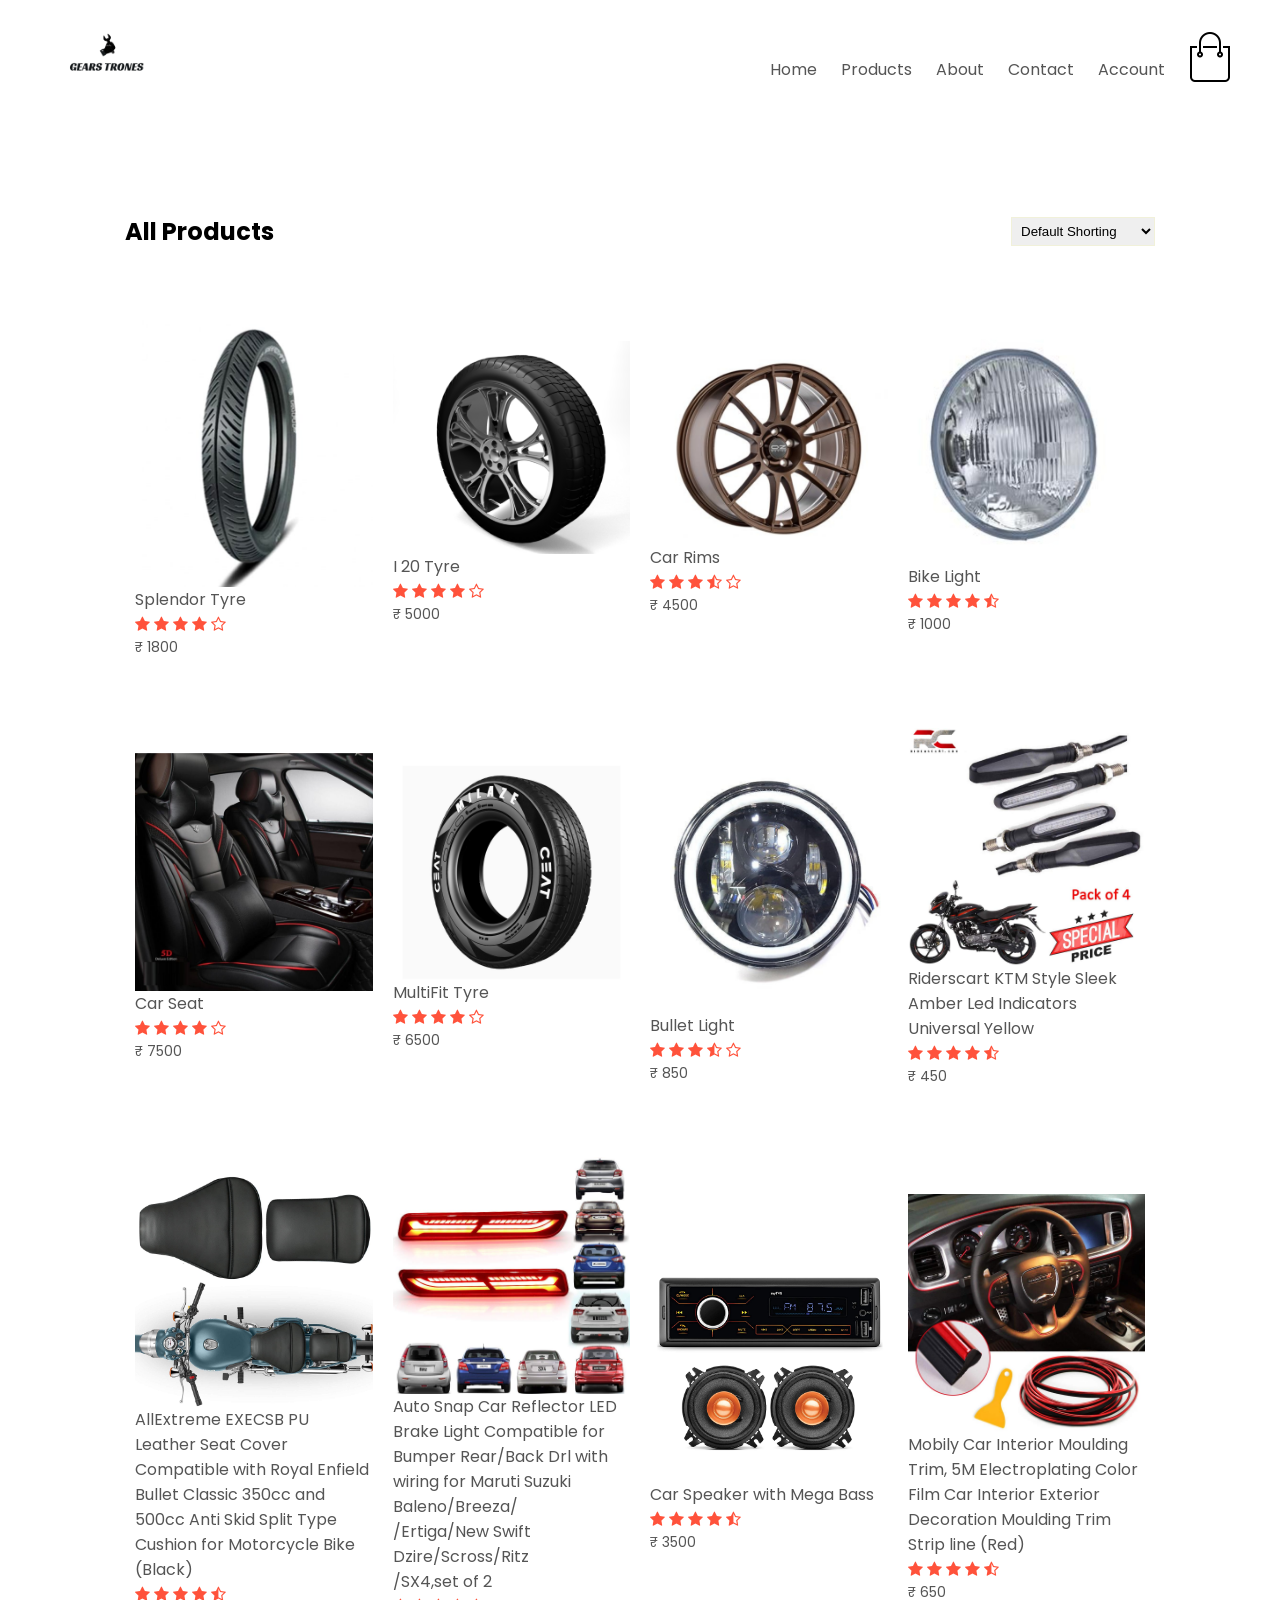
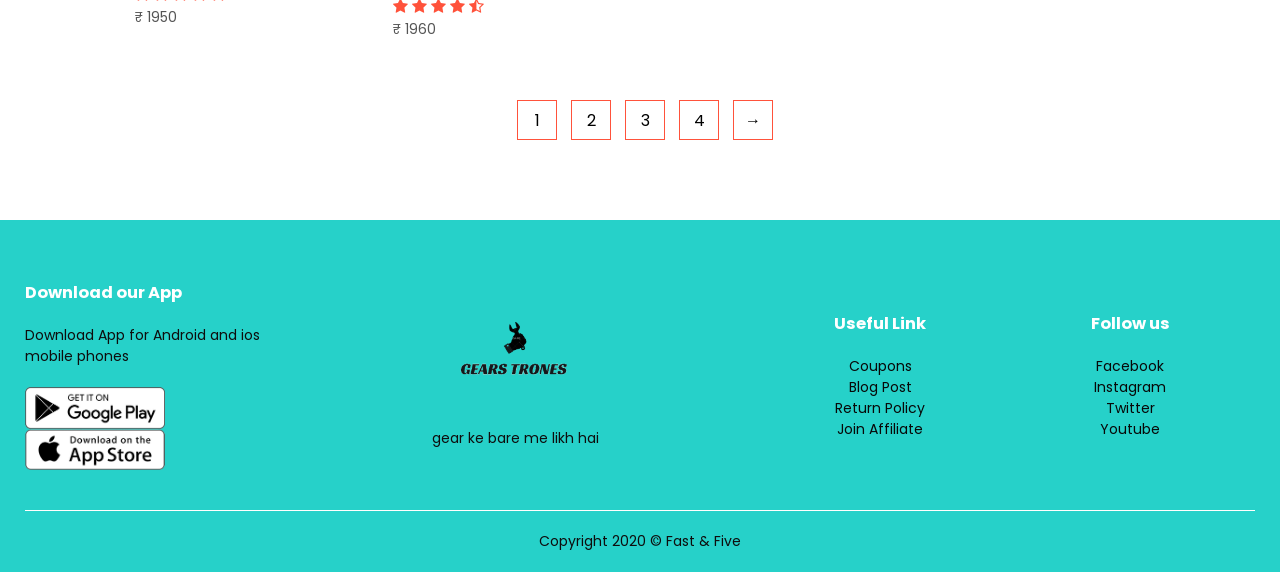
<file: Gear Trones/product.html>
<html>
    <head>
        <title> All product Gear </title>
        <meta charset="UTF-8">
        <meta name="viewport" content="width=device-width, initial-scale=1.0">
        <link rel="stylesheet" href="css/style.css">
        <link href="https://fonts.googleapis.com/css2?family=Poppins:wght@200;300;400;500;600;700display=swap" rel="stylesheet">
        <link rel="stylesheet" href="https://stackpath.bootstrapcdn.com/font-awesome/4.7.0/css/font-awesome.min.css">
        </head>
        <style>
        h1::first-letter
        {
            color: red;
            font-size: 125%;
        }
        </style>
        <body>
            <div class="container">
                <div class="navbar">
                    <div class="logo">
                        <img src="images/logo.png" width="125px">
                     </div>
                     <nav>
                         <ul id="MenuItems">
                             <li><a href="index.html">Home</a></li>
                             <li><a href="#">Products</a></li>
                             <li><a href="#">About</a></li>
                             <li><a href="#">Contact</a></li>
                             <li><a href="#">Account</a></li>
                         </ul>
                     </nav>
                     <img src="images/cart.png" width="50px" height="50px">
                     <img src="images/menu.png" class="menu-icon" onclick="menutoggle()">
                </div>
            </div>

             <div class="small-container">
                 <div class="row row-2">
                     <h2>All Products</h2>
                     <select name="" id="">
                         <option >Default Shorting</option>
                         <option >Short by price</option>
                         <option >Short by popularity </option>
                         <option >Short by rating</option>
                         <option >Short by Sale</option>
                     </select>
                 </div>
                 <div class="row">
                     <div class="col-4">
                         <a href="product details.html"><img src="images/product-1.jpg"></a>
                         <h4>Splendor Tyre</h4>
                         <div class="rating">
                            <i class="fa fa-star"></i>
                            <i class="fa fa-star"></i>
                            <i class="fa fa-star"></i>
                            <i class="fa fa-star"></i>
                            <i class="fa fa-star-o"></i>
                         </div>
                         <p>₹ 1800</p>
                     </div>
                     <div class="col-4">
                        <a href="product 2 details.html"><img src="images/product-2.jpeg"></a>
                        <h4>I 20 Tyre</h4>
                        <div class="rating">
                           <i class="fa fa-star"></i>
                           <i class="fa fa-star"></i>
                           <i class="fa fa-star"></i>
                           <i class="fa fa-star"></i>
                           <i class="fa fa-star-o"></i>
                        </div>
                        <p>₹ 5000</p>
                    </div>
                    <div class="col-4">
                        <a href="product 3 details.html"><img src="images/product-3.jpeg"></a>
                        <h4>Car Rims</h4>
                        <div class="rating">
                           <i class="fa fa-star"></i>
                           <i class="fa fa-star"></i>
                           <i class="fa fa-star"></i>
                           <i class="fa fa-star-half-o"></i>
                           <i class="fa fa-star-o"></i>
                        </div>
                        <p>₹ 4500</p>
                    </div>
                    <div class="col-4">
                       <a href="product 4 details.html"><img src="images/product-4.jpeg"></a>
                        <h4>Bike Light</h4>
                        <div class="rating">
                           <i class="fa fa-star"></i>
                           <i class="fa fa-star"></i>
                           <i class="fa fa-star"></i>
                           <i class="fa fa-star"></i>
                           <i class="fa fa-star-half-o"></i>
                        </div>
                        <p>₹ 1000</p>
                    </div>
                    <div class="row">
                            <div class="col-4">
                               <a href="product 5 details.html"><img src="images/product-5.jpeg"></a>
                                <h4>Car Seat</h4>
                                <div class="rating">
                                   <i class="fa fa-star"></i>
                                   <i class="fa fa-star"></i>
                                   <i class="fa fa-star"></i>
                                   <i class="fa fa-star"></i>
                                   <i class="fa fa-star-o"></i>
                                </div>
                                <p>₹ 7500</p>
                            </div>
                            <div class="col-4">
                               <a href="product 6 details.html"><img src="images/product-6.jpeg"></a>
                               <h4>MultiFit Tyre</h4>
                               <div class="rating">
                                  <i class="fa fa-star"></i>
                                  <i class="fa fa-star"></i>
                                  <i class="fa fa-star"></i>
                                  <i class="fa fa-star"></i>
                                  <i class="fa fa-star-o"></i>
                               </div>
                               <p>₹ 6500</p>
                           </div>
                           <div class="col-4">
                              <a href="product 7 details.html"><img src="images/product-7.jpeg"></a>
                               <h4>Bullet Light</h4>
                               <div class="rating">
                                  <i class="fa fa-star"></i>
                                  <i class="fa fa-star"></i>
                                  <i class="fa fa-star"></i>
                                  <i class="fa fa-star-half-o"></i>
                                  <i class="fa fa-star-o"></i>
                               </div>
                               <p>₹ 850</p>
                           </div>
                           <div class="col-4">
                              <a href="product 8 details.html"><img src="images/product-8.jpg"></a>
                               <h4>Riderscart KTM Style Sleek Amber Led Indicators Universal Yellow</h4>
                               <div class="rating">
                                  <i class="fa fa-star"></i>
                                  <i class="fa fa-star"></i>
                                  <i class="fa fa-star"></i>
                                  <i class="fa fa-star"></i>
                                  <i class="fa fa-star-half-o"></i>
                               </div>
                               <p>₹ 450</p>
                           </div>
                           <div class="col-4">
                            <img src="images/product-9.jpg">
                            <h4>
                                AllExtreme EXECSB PU Leather Seat Cover Compatible with Royal Enfield Bullet Classic 350cc and 500cc Anti Skid Split Type Cushion for Motorcycle Bike (Black)</h4>
                            <div class="rating">
                               <i class="fa fa-star"></i>
                               <i class="fa fa-star"></i>
                               <i class="fa fa-star"></i>
                               <i class="fa fa-star"></i>
                               <i class="fa fa-star-half-o"></i>
                            </div>
                            <p>₹ 1950</p>
                        </div>
                        <div class="col-4">
                            <img src="images/product-10.jpg">
                            <h4>Auto Snap Car Reflector LED Brake Light Compatible for Bumper Rear/Back Drl with wiring for Maruti Suzuki Baleno/Breeza/<br>/Ertiga/New Swift Dzire/Scross/Ritz <br>/SX4,set of 2</h4>
                            <div class="rating">
                               <i class="fa fa-star"></i>
                               <i class="fa fa-star"></i>
                               <i class="fa fa-star"></i>
                               <i class="fa fa-star"></i>
                               <i class="fa fa-star-half-o"></i>
                            </div>
                            <p>₹ 1960</p>
                        </div>
                        <div class="col-4">
                            <img src="images/product-11.jpg">
                            <h4>Car Speaker with Mega Bass</h4>
                            <div class="rating">
                               <i class="fa fa-star"></i>
                               <i class="fa fa-star"></i>
                               <i class="fa fa-star"></i>
                               <i class="fa fa-star"></i>
                               <i class="fa fa-star-half-o"></i>
                            </div>
                            <p>₹ 3500</p>
                        </div><div class="col-4">
                            <img src="images/product-12.jpg">
                            <h4>Mobily Car Interior Moulding Trim, 5M Electroplating Color Film Car Interior Exterior Decoration Moulding Trim Strip line (Red)</h4>
                            <div class="rating">
                               <i class="fa fa-star"></i>
                               <i class="fa fa-star"></i>
                               <i class="fa fa-star"></i>
                               <i class="fa fa-star"></i>
                               <i class="fa fa-star-half-o"></i>
                            </div>
                            <p>₹ 650</p>
                        </div>
                        </div>
<div class="page-btn">
    <span>1</span>
    <span>2</span>
    <span>3</span>
    <span>4</span>
    <span>&#8594;</span>
</div>

                 </div>  
                 </div>                               
             <!-----------------footer-------------------->
             <div class="footer">
                 <div class="container">
                     <div class="row">
                         <div class="footer-col-1">
                             <h3>Download our App</h3>
                             <p>Download App for Android and ios mobile phones</p>
                             <div class="app-logo">
                                 <img src="images/play-store.png">
                                 <img src="images/app-store.png">
                             </div>
                         </div>
                         <div class="footer-col-2">
                            <img src="images/logo.png" >
                            <p>gear ke bare me likh hai </p>
                        </div>
                        <div class="footer-col-3">
                            <h3>Useful Link</h3>
                           <ul>
                               <li>Coupons</li>
                               <li>Blog Post</li>
                               <li>Return Policy</li>
                               <li>Join Affiliate</li>
                           </ul>
                        </div>
                        
                     
                     <div class="footer-col-4">
                        <h3>Follow us</h3>
                       <ul>
                           <li>Facebook</li>
                           <li>Instagram</li>
                           <li>Twitter</li>
                           <li>Youtube</li>
                       </ul>
                    </div>
                 </div>
                 <hr> 
                 <p class="Copyright">Copyright 2020  &copy; Fast & Five </p>
               </div>
             </div>
             <!--js for toggle menu-->
             <script>
             var MenuItems = document.getElementById("MenuItems");
             MenuItems.style.maxHeight = "0px";
              
              function menutoggle(){
                  if(MenuItems.style.maxHeight == "0px")
                  {
                    MenuItems.style.maxHeight = "200px";
                  }
                  else
                  {
                    MenuItems.style.maxHeight = "0px";
                  }
              }
             </script>
        </body>
    </html>
</file>
<file: B2BInvoiceWeb_App/style.css>
::-webkit-scrollbar{
  background: #273D49;
}

body{
  margin: auto;
  padding: auto;
    background-color:#39495E ;
  }


#div-header{
  width: 100%;
  height: 100%;
  opacity: 1;
}
#div-nav{
margin-left: 30px;
margin-right:40px;
width: 95%;
height: 100%;
background: #273D49;
border-radius: 10px;
opacity: 1;
padding-right: 20px;

}
#logo{
margin-top: 15px;
margin-left:38px;
width: 232px;
height: 51px;
}
#logo1{

margin-top: 22px;
width: 225px;
height: 45px;
margin-left:300px;
}

input[type="checkbox"]{
    top: 267px;
    left: 80px;
    width: 16px;
    height: 16px;
    border-radius: 6px;
    opacity: 1;
    background-color: #283A46;
    border: 1px solid #97A1A9;
    cursor:pointer;
}
.item1 {
  margin-top: 20px;
  margin-left:35px; 
height: 15px;
text-align: left;
letter-spacing:0;
font: normal normal normal 28px/32px Ubuntu;
color: #FFFFFF;
opacity: 1;
}
#dpic{
  margin-bottom: 7px;
}


#inp1{
height: 30px;
text-align: left;
font: normal normal normal 18px/21px Ubuntu;
letter-spacing: 0px;
color: #97A1A9;
opacity: 1;
background-image: url('images/search-24px\ \(3\).svg');
}

nav{
    float: right;
    margin-right: 25px;
    display: inline-block;
    margin: 0 8px;
    line-height: 25px;
}
#btn1, #btn2, #btn3{
  background-color: #283A46;
  border: 1px solid #97A1A9;
  border-radius: 8px;
  color: #97A1A9;
  padding: 8px 20px;
  text-align: center;
  text-decoration: none;
  margin: 8px 8px;
  cursor: pointer;
  font-size: 15px;
  
}

#Table{
 margin-left: 30px;
 border-collapse: collapse;
width: 96%;
height: 100%;
opacity: 1;
align-items:center;
top: 100px;
left: 20px;
height: 500px;
display: block;
overflow-y: scroll;
 
}
td{
    padding:10px;
    align-items:center;
    color: white;
    text-align:center;
    width: 3%;
}
th{
padding:10px;
    align-items:center;
    color:#97A1A9;
    text-align:center;
}


tr:nth-child(even) {
    background-color:#283A46; 
    color:white;
  }

 input, #inp1{
   padding: 8px 20px;
   text-align: center;
   text-decoration: none;
   margin: 3px 4px;
   cursor: pointer;
   font-size: 15px;
   color: #97A1A9;
   background: #283A46;
   border: 1px solid #97A1A7;
   border-radius: 8px;
  }


.grid-view {
    display: grid;
    grid-gap: 15px 20px;
    grid-template-areas: auto auto auto auto auto auto auto;
    background: transparent radial-gradient(closest-side at 50% 50%, #58687E 0%, #39495E 100%) 0% 0% no-repeat padding-box;
    padding: 20px;
  }

  .popup,.popup1, .popup2{
      background: rgba(0, 0,0, 0.6);
      width: 100%;
      height: 100%;
      position:absolute;
      top: 0;
      display: none;
      justify-content: center;
      align-items: center;
  }

.popup-content{
    height: 315px;
    width: 500px;
    background: #2A3E4C;
    padding: 20px;
    border-radius: 5px;
    position: relative;
  }

  .edit-content{
    height: 250px;
    width: 500px;
    background: #2A3E4C;
    padding: 20px;
    border-radius: 5px;
    position: relative;
  }
  .delete-content{
    height: 200px;
    width: 350px;
    background: #2A3E4C;
    padding: 20px;
    border-radius: 5px;
    position: relative;
  }

  .close,.close1, .close2{
      position: absolute;
      top: 5px;
      right: 5px;
      height: 20px;
      width: 20px;
      border-radius: 50%;
      box-shadow: 6px 6px 29px -4px rgba(0, 0, 0, 0.75);
      cursor: pointer;
  }

  #name, #date, #customer-no, #invoice-no, #amount{
      width: 70px;
      height: 8px;
      
  }
</file>
<file: Gear Trones/css/style.css>
*{
    margin: 0;
    padding: 0;
    box-sizing: border-box;
}
body{
    font-family: 'Poppins', sans-serif;
}
.navbar{
    display: flex;
    align-items: center;
    padding: 20px;
}
nav{
    flex: 1;
    text-align: right;
}
nav ul{
    display: inline-block;
    list-style-type: none;
}
nav ul li{
    display: inline-block;
    margin-right: 20px;
}
a{
    text-decoration: none;
    color: #555;
}
p{
    color: #555;
}
.container{
    max-width: 1300px;
    margin: auto;
    padding-left: 25px;
    padding-right: 25px;
}
.row{
    display: flex;
    align-items: center;
    flex-wrap: wrap;
    justify-content: space-around;
}
.col-2{
    flex-basis: 50%;
    min-width: 300px;
}
.col-2 img{
    max-width: 100%;
    padding: 50px 0;
}
.col-2 h1{
    font-size: 50px;
    line-height: 60px;
    margin: 25px 0;
}
.btn{
    display: inline-block;
    background: #ff523b;
    color: #fff;
    padding: 8px 30px;
    margin: 30px 0;
    border-radius: 30px;
    transition: bacground 0.5s;

}
.btn:hover{
    background: #563434;
}
.header{
    background: radial-gradient(#fff,#fc917a);
}
.header .row{
    margin-top: 70px;
}
.categories{
    margin: 70px 0;
}
.col-3{
    flex-basis:30px;
    min-width: 250px;
    margin-bottom: 30px;
}
.col-3 img{
    width: 100%;
}
.small-container{
    max-width: 1080px;
    margin: auto;
    padding-left: 25px;
    padding-right: 25px;
}
.col-4{
    flex-basis: 25%;
    padding: 10px;
    min-width: 200px;
    margin-bottom: 50px;
    transition: transform 0.5s;
}
.col-4 img{
    width: 100%;  
}
.title{
    text-align: center;
    margin: 0 auto 80px;
    position: relative;
    line-height: 60px;
    color: #555;
}
.title::after{
    content: '';
    background: #ff523b;
    width: 80px;
    height: 5px;
    border-radius: 5px;
    position: absolute;
    bottom: 0;
    left: 50%;
    transform: translate(-50%);
}
h4{
    color: #555;
    font-weight: normal;
}
.col-4 p{
       font-size: 14px;
}
.rating .fa{
    color: #ff523b;
}
.col-4:hover{
    transform: translate(-5px);
}
/*-------------------- offfers ---------------*/
.offer{
    background: radial-gradient(#fff,#fcd37a);
    margin-top: 80px;
    padding: 30px 0;

}
.col-2 .offer-img{
    padding: 50px;
}
small{
    color: #555;
}
/*---------------testimonial-------------------*/
.testimonial{
    padding-top: 100px;
}
.testimonial .clo-3{
    text-align: center;
    padding: 40px 20px;
    box-shadow: 0 0 20px 0px rgba(0,0,0,0.1);
    cursor: pointer;
    transition: transform 0.5s;

}
.testimonial .clo-3 img{
    width: 50px;
    margin-top: 20px;
    border-radius: 50%;
}
.testimonial .clo-3:hover{
    transform: translateY(-10px);
}
.fa.fa-quote-left{
    font-size: 34px;
    color: #ff523b;
}
.clo-3 p{
    font-size: 12px;
    margin: 12px 0;
    color: #777;
}
/*----------brands-------------*/
.brands{
    margin: 100px auto;

}
.col-5{
    width: 160px;
}
.col-5{
    filter: grayscale(1%);
    cursor: pointer;
}
.col-5 img :hover{
    filter: grayscale(0);
}
/*--------footer--------*/
.footer{
    background: rgb(38, 209, 201);
    color:#080808;
    font-size: 14px;
    padding: 60px 0 20px;
}
.footer p{
    color: #0e0d0d;
}
.footer h3{
    color: #fff;
    margin-bottom: 20px;
}
.footer-col-1, .footer-col-2, .footer-col-3, .footer-col-4{
    min-width: 250px;
    margin-bottom: 20px;
}
.footer-col-1{
    flex-basis: 30px;
}
.footer-col-2{
    flex: 1;
    text-align: center;
}
.footer-col-2 img{
    width: 180px;
    margin-bottom: 20px;
}
.footer-col-3, .footer-col-4{
    flex-basis: 12px;
    text-align: center;
}
ul{
    list-style: none;
}
.app-logo{
    margin-top: 20px;
    cursor: pointer;
}
.app-logo img{
    width: 140px;
    cursor: pointer;
}
.footer hr{
    border: none;
    background: #fffffe;
    height: 1px;
    margin: 20px 0;
}
.copyright{
    text-align: center;
}
.menu-icon{
    width: 28px;
    margin-left: 20px;
    display: none;
}
/*-----------media query for menu------------*/
@media only screen and (max-width: 800px){
    nav ul{
        position: absolute;
        top: 70px;
        left: 0;
        background: #fc917a;
        width: 100%;
        overflow: hidden;
        transition: max-height 0.5s;
    }
    nav ul li{
        display: block;
        margin-right: 50px;
        margin-top: 10px;
        margin-bottom: 10px;
    }
    .menu-icon{
        display: block;
        cursor: pointer;
    }
}
/*------------------------all product page--------------------*/
.row-2{
    justify-content: space-between;
   margin: 100px auto 50px;
}
 select{
     border: 1px solid #ff52;
     padding: 5px;
 }
 select:focus{
     outline: none;
 }
 .page-btn{
     margin: 0 auto 80px;
 }
 .page-btn span{
     display: inline-block;
     border: 1px solid #ff523b;
     margin-left: 10px;
     width: 40px;
     height: 40px;
     text-align: center;
     line-height: 40px;
     cursor: pointer;
 }
 .page-btn span:hover{
     background: #ff523b;
     color: #fff;

 }

 
/*------------single product ---------------*/
.single-product{
    margin-top: 80px;
}
.single-product .col-2 img{
    padding: 0;
}

.single-product .col-2{
    padding-block-end: 20px;
}

.single-product h4{
    margin: 20px 0;
    font-size: 22px;
    font-weight: bold;
}

.single-product select{
    display: block;
    padding: 10px;
    margin-top: 20px;
}
.single-product input{
    width: 50px;
    height: 40px;
    padding-left:10px ;
    font-size: 20px;
    margin-right: 10px;
    border: 1px solid #ff523b;
}
input:focus{
    outline: none;
}
.small-img-row{
    display: flex;
    justify-content: space-between;
}
.small-img-col{
    flex-basis: 24%;
    cursor: pointer;
}



/*media query for less then 600 screen size*/
@media only screen and (max-width: 800px){
    .row{
        text-align: center;
    }
    .col-2, .col-3, .col-4{
    flex-basis: 100%;
    }
    .single-product .row{
        text-align: left;
    }
    .single-product .col-2{
        padding: 20px 0;
    }
    .single-product h1{
        font-size: 26px;
        line-height: 22px;
    }
    
}
</file>
<file: Gear Trones/Style.css>
body {
  font-family: Arial;
  font-size: 17px;
  padding: 8px;
}
h2{
text-align:left;
}

* {
  box-sizing: border-box;
}

.row {
  display: -ms-flexbox; /* IE10 */
  display: flex;
  -ms-flex-wrap: wrap; /* IE10 */
  flex-wrap: wrap;
  margin: 0 -10px;
}

.col-25 {
  -ms-flex: 25%; /* IE10 */
  flex: 25%;
}

.col-50 {
  -ms-flex: 50%; /* IE10 */
  flex: 50%;
}

.col-75 {
  -ms-flex: 75%; /* IE10 */
  flex: 75%;
}

.col-25,
.col-50,
.col-75 {
  padding: 0 16px;
}

.container {
  background-color: #cfcccc85;
  padding: 3px 18px 13px 18px;
  border: 1px solid lightgrey;
  border-radius: 3px;
}

input[type=text] {
  width: 100%;
  margin-bottom: 20px;
  padding: 12px;
  border: 1px solid #ccc;
  border-radius: 3px;
}

label {
  margin-bottom: 10px;
  display: block;
}

.icon-container {
  margin-bottom: 20px;
  padding: 7px 0;
  font-size: 24px;
}

.btn {
  background-color: #4CAF50;
  color: white;
  padding: 12px;
  margin: 10px 0;
  border: none;
  width: 100%;
  border-radius: 3px;
  cursor: pointer;
  font-size: 17px;
}

.btn:hover {
  background-color: #45a049;
}

a {
  color: #2196F3;
}

hr {
  border: 1px solid lightgrey;
}

span.price {
  float: right;
  color: grey;
}

/* Responsive layout - when the screen is less than 800px wide, make the two columns stack on top of each other instead of next to each other (also change the direction - make the "cart" column go on top) */
@media (max-width: 800px) {
  .row {
    flex-direction: column-reverse;
  }
  .col-25 {
    margin-bottom: 20px;
  }
}
</file>
<file: Gear Trones/css/global.css>
*{color:black;}
.bg{background: radial-gradient(#fff,#fc917a) no-repeat; background-size: cover;background-position: center; width: 100%; height:100vh; }
.form-container{border:1px solid #fff; padding:50px 60px; margin-top: 20vh;
-webkit-box-shadow: -4px -1px 18px 4px rgba(0,0,0,0.75);
-moz-box-shadow: -4px -1px 18px 4px rgba(0,0,0,0.75);
box-shadow: -4px -1px 18px 4px rgba(0,0,0,0.75);
}
</file>
